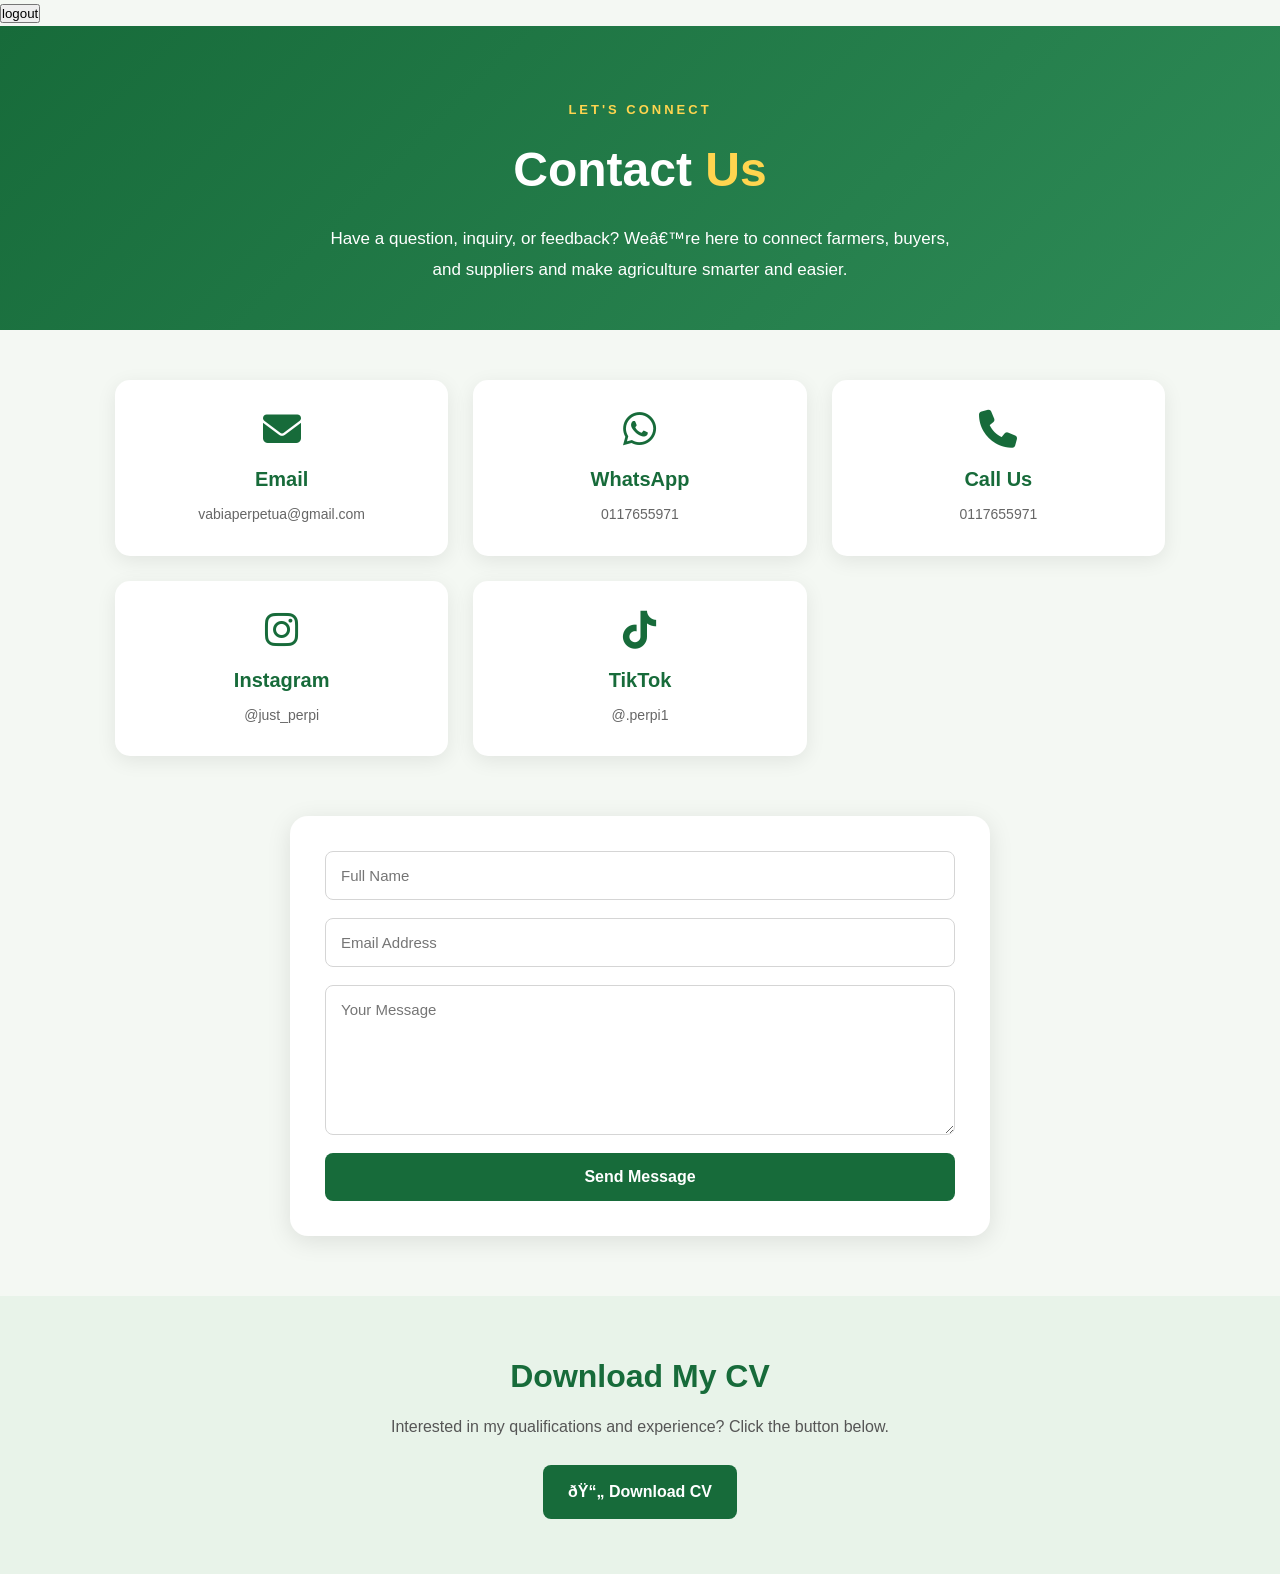
<file: contact.html>
<!DOCTYPE html>
<html lang="en"
<head>
    <meta charset="UTF -8">
    <meta name="viewport" content="width=device-width, initial-scale=1.0">
    <title>Agrtech | About</title>
    <link rel="stylesheet" href="style.css">
    <script src="script.js"></script>
    <link rel="stylesheet"
    href="https://cdnjs.cloudflare.com/ajax/libs/font-awesome/6.5.2/css/all.min.css">
    
      
</head>
<body>
    <header>
        <nav>        <button onclick="logout()">logout</button>


        </nav>

        

            
        </nav>
    <section class="contact-intro">
    <span class="contact-tag">LET'S CONNECT</span>

    <h1>Contact <span>Us</span></h1>

    <p>
        Have a question, inquiry, or feedback?
        We’re here to connect farmers, buyers, and suppliers
        and make agriculture smarter and easier.
    </p>
</section>
    

</body>
<div class="contact-container">
    <div class="contact-box">
        
       <!-- Email -->
        <a href="vabiaperpetua@gmail.com"target="_blank" class="contact-card">
            <i class="fas fa-envelope"></i>
            <h3>Email</h3>
            <p>vabiaperpetua@gmail.com</p>
       
        </a>
    </div>
<div class="contact-box">

        <!-- WhatsApp -->
        <a href="https://wa.me/0117655971" target="_blank" class="contact-card">
            <i class="fab fa-whatsapp"></i>
            <h3>WhatsApp</h3>
            <p>0117655971</p>
        </a>
    </div>
    <div class="contact-box">

        <!-- Phone -->
        <a href="tel:0117655971" class="contact-card">
            <i class="fas fa-phone"></i>
            <h3>Call Us</h3>
            <p>0117655971</p>
        </a>
    </div>
        <div class="contact-box">

        <!-- Instagram -->
        <a href="https://www.instagram.com/just_perpi/" target="_blank" class="contact-card">
            <i class="fab fa-instagram"></i>
            <h3>Instagram</h3>
            <p>@just_perpi</p>
        </a>
    </div>
        <div class="contact-box">
        <a href="https://www.tiktok.com/@.perpi1" target="_blank" class="contact-card">
    <i class="fab fa-tiktok"></i>
    <h3>TikTok</h3>
    <p>@.perpi1</p>
</a>
</div>

 
    
</div>
<form id="contactForm">
    <input type="text" id="name" placeholder="Full Name">
    <input type="email" id="email" placeholder="Email Address">
    <textarea id="message" placeholder="Your Message"></textarea>

    <button type="submit">Send Message</button>
</form>
<section class="cv">
    <h2>Download My CV</h2>

    <p>
        Interested in my qualifications and experience?
        Click the button below.
    </p>

    <a href="LA NOTES_044552 algebra.pdf" download class="download-btn">
        📄 Download CV
    </a>
</section>
</file>
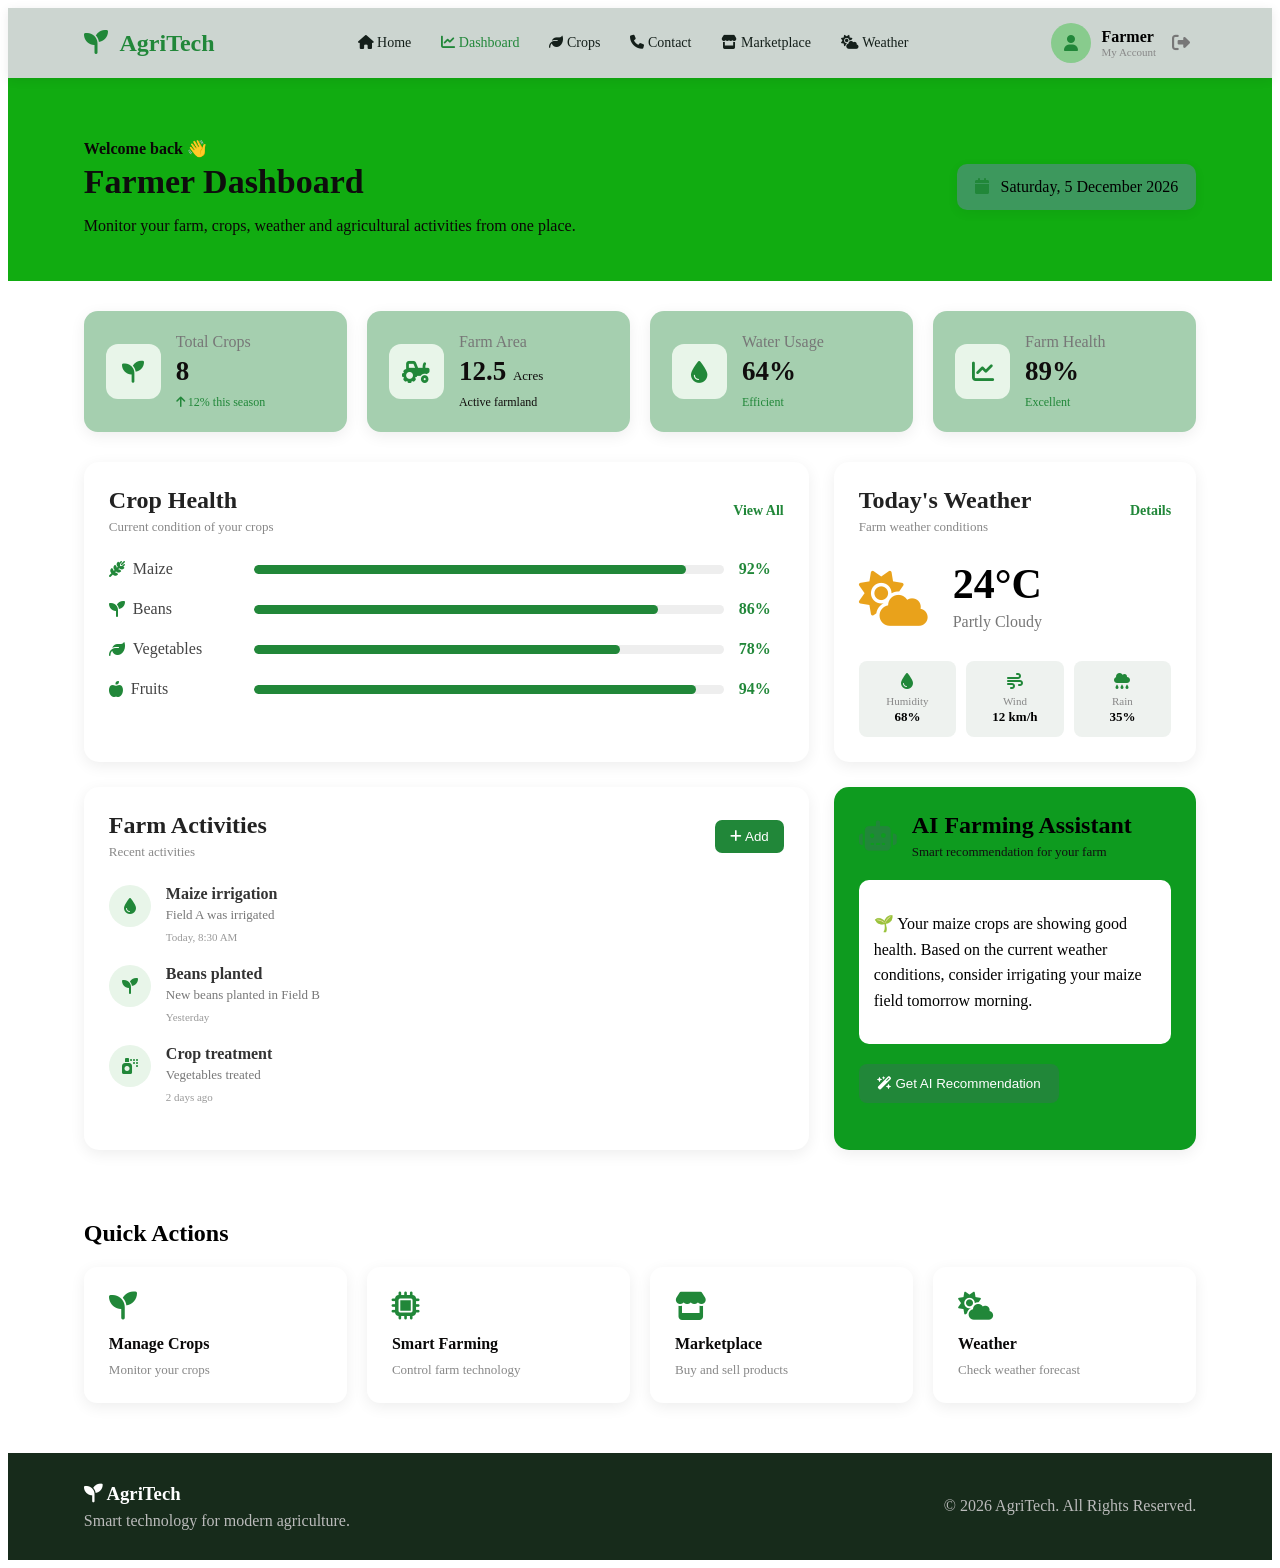
<file: dashboard.html>
<!DOCTYPE html>
<html lang="en">
<head>
    <meta charset="UTF-8">
    <meta name="viewport" content="width=device-width, initial-scale=1.0">

    <title>AgriTech | Dashboard</title>

    <link rel="stylesheet" href="dashboard.css">

    <link rel="stylesheet"
          href="https://cdnjs.cloudflare.com/ajax/libs/font-awesome/6.5.2/css/all.min.css">
</head>

<body>

<!-- ================= NAVBAR ================= -->

<header class="dashboard-navbar">

    <div class="dashboard-logo">
        <i class="fas fa-seedling"></i>
        AgriTech
    </div>

    <nav>
        <a href="index.html">
            <i class="fas fa-home"></i> Home
        </a>

        <a href="dashboard.html" class="active">
            <i class="fas fa-chart-line"></i> Dashboard
        </a>

        <a href="crop.html">
            <i class="fas fa-leaf"></i> Crops
        </a>
        <a href="contact.html">
            <i class="fas fa-phone"></i> Contact
        </a>
        <a href="marketplace.html">
            <i class="fas fa-store"></i> Marketplace
        </a>

    

        <a href="weather.html">
            <i class="fas fa-cloud-sun"></i> Weather
        </a>
    </nav>

    <div class="dashboard-user">

        <div class="user-icon">
            <i class="fas fa-user"></i>
        </div>

        <div>
            <strong>Farmer</strong>
            <small>My Account</small>
        </div>

        <button onclick="logout()" class="logout-btn">
            <i class="fas fa-sign-out-alt"></i>
        </button>

    </div>

</header>


<!-- ================= DASHBOARD HEADER ================= -->

<section class="dashboard-header">

    <div>

        <p class="welcome-text">
            Welcome back 👋
        </p>

        <h1>
            Farmer Dashboard
        </h1>

        <p>
            Monitor your farm, crops, weather and agricultural activities
            from one place.
        </p>

    </div>

    <div class="dashboard-date">

        <i class="fas fa-calendar"></i>

        <span id="currentDate">
            Loading date...
        </span>

    </div>

</section>


<!-- ================= STATISTICS ================= -->

<section class="dashboard-stats">

    <div class="dashboard-card">

        <div class="dashboard-card-icon">
            <i class="fas fa-seedling"></i>
        </div>

        <div>
            <p>Total Crops</p>
            <h2>8</h2>
            <span class="positive">
                <i class="fas fa-arrow-up"></i>
                12% this season
            </span>
        </div>

    </div>


    <div class="dashboard-card">

        <div class="dashboard-card-icon">
            <i class="fas fa-tractor"></i>
        </div>

        <div>
            <p>Farm Area</p>
            <h2>12.5 <small>Acres</small></h2>
            <span>Active farmland</span>
        </div>

    </div>


    <div class="dashboard-card">

        <div class="dashboard-card-icon">
            <i class="fas fa-droplet"></i>
        </div>

        <div>
            <p>Water Usage</p>
            <h2>64%</h2>
            <span class="positive">
                Efficient
            </span>
        </div>

    </div>


    <div class="dashboard-card">

        <div class="dashboard-card-icon">
            <i class="fas fa-chart-line"></i>
        </div>

        <div>
            <p>Farm Health</p>
            <h2>89%</h2>
            <span class="positive">
                Excellent
            </span>
        </div>

    </div>

</section>


<!-- ================= MAIN DASHBOARD ================= -->

<section class="dashboard-main">


    <!-- CROP HEALTH -->

    <div class="dashboard-panel crop-health-panel">

        <div class="panel-header">

            <div>
                <h2>Crop Health</h2>
                <p>Current condition of your crops</p>
            </div>

            <a href="crops.html">
                View All
            </a>

        </div>


        <div class="crop-health">

            <div class="crop-row">

                <div class="crop-name">
                    <i class="fas fa-wheat-awn"></i>
                    <span>Maize</span>
                </div>

                <div class="progress-container">
                    <div class="progress-bar"
                         style="width: 92%;">
                    </div>
                </div>

                <strong>92%</strong>

            </div>


            <div class="crop-row">

                <div class="crop-name">
                    <i class="fas fa-seedling"></i>
                    <span>Beans</span>
                </div>

                <div class="progress-container">
                    <div class="progress-bar"
                         style="width: 86%;">
                    </div>
                </div>

                <strong>86%</strong>

            </div>


            <div class="crop-row">

                <div class="crop-name">
                    <i class="fas fa-leaf"></i>
                    <span>Vegetables</span>
                </div>

                <div class="progress-container">
                    <div class="progress-bar"
                         style="width: 78%;">
                    </div>
                </div>

                <strong>78%</strong>

            </div>


            <div class="crop-row">

                <div class="crop-name">
                    <i class="fas fa-apple-whole"></i>
                    <span>Fruits</span>
                </div>

                <div class="progress-container">
                    <div class="progress-bar"
                         style="width: 94%;">
                    </div>
                </div>

                <strong>94%</strong>

            </div>

        </div>

    </div>


    <!-- WEATHER -->

    <div class="dashboard-panel weather-panel">

        <div class="panel-header">

            <div>
                <h2>Today's Weather</h2>
                <p>Farm weather conditions</p>
            </div>

            <a href="weather.html">
                Details
            </a>

        </div>


        <div class="weather-dashboard">

            <i class="fas fa-cloud-sun weather-big-icon"></i>

            <div>

                <h1>24°C</h1>

                <p>
                    Partly Cloudy
                </p>

            </div>

        </div>


        <div class="weather-details">

            <div>
                <i class="fas fa-droplet"></i>
                <span>Humidity</span>
                <strong>68%</strong>
            </div>

            <div>
                <i class="fas fa-wind"></i>
                <span>Wind</span>
                <strong>12 km/h</strong>
            </div>

            <div>
                <i class="fas fa-cloud-rain"></i>
                <span>Rain</span>
                <strong>35%</strong>
            </div>

        </div>

    </div>


    <!-- FARM ACTIVITIES -->

    <div class="dashboard-panel activities-panel">

        <div class="panel-header">

            <div>
                <h2>Farm Activities</h2>
                <p>Recent activities</p>
            </div>

            <button onclick="addActivity()">
                <i class="fas fa-plus"></i>
                Add
            </button>

        </div>


        <div class="activity-list">

            <div class="activity">

                <div class="activity-icon">
                    <i class="fas fa-droplet"></i>
                </div>

                <div>
                    <strong>Maize irrigation</strong>
                    <p>Field A was irrigated</p>
                    <small>Today, 8:30 AM</small>
                </div>

            </div>


            <div class="activity">

                <div class="activity-icon">
                    <i class="fas fa-seedling"></i>
                </div>

                <div>
                    <strong>Beans planted</strong>
                    <p>New beans planted in Field B</p>
                    <small>Yesterday</small>
                </div>

            </div>


            <div class="activity">

                <div class="activity-icon">
                    <i class="fas fa-spray-can"></i>
                </div>

                <div>
                    <strong>Crop treatment</strong>
                    <p>Vegetables treated</p>
                    <small>2 days ago</small>
                </div>

            </div>

        </div>

    </div>


    <!-- AI RECOMMENDATION -->

    <div class="dashboard-panel ai-panel">

        <div class="ai-title">

            <i class="fas fa-robot"></i>

            <div>

                <h2>AI Farming Assistant</h2>

                <p>
                    Smart recommendation for your farm
                </p>

            </div>

        </div>


        <div class="ai-message">

            <p>
                🌱 Your maize crops are showing good health.
                Based on the current weather conditions,
                consider irrigating your maize field tomorrow morning.
            </p>

        </div>


        <button onclick="showRecommendation()">
            <i class="fas fa-wand-magic-sparkles"></i>
            Get AI Recommendation
        </button>

    </div>

</section>


<!-- ================= QUICK ACTIONS ================= -->

<section class="quick-actions">

    <h2>Quick Actions</h2>

    <div class="quick-action-grid">

        <a href="crops.html">

            <i class="fas fa-seedling"></i>

            <strong>Manage Crops</strong>

            <span>
                Monitor your crops
            </span>

        </a>


        <a href="smart-farming.html">

            <i class="fas fa-microchip"></i>

            <strong>Smart Farming</strong>

            <span>
                Control farm technology
            </span>

        </a>


        <a href="marketplace.html">

            <i class="fas fa-store"></i>

            <strong>Marketplace</strong>

            <span>
                Buy and sell products
            </span>

        </a>


        <a href="weather.html">

            <i class="fas fa-cloud-sun"></i>

            <strong>Weather</strong>

            <span>
                Check weather forecast
            </span>

        </a>

    </div>

</section>


<!-- ================= FOOTER ================= -->

<footer class="dashboard-footer">

    <div>

        <h3>
            <i class="fas fa-seedling"></i>
            AgriTech
        </h3>

        <p>
            Smart technology for modern agriculture.
        </p>

    </div>


    <div>

        <p>
            © 2026 AgriTech. All Rights Reserved.
        </p>

    </div>

</footer>


<script>

    // Current date

    const date = new Date();

    document.getElementById("currentDate").textContent =
        date.toLocaleDateString("en-KE", {
            weekday: "long",
            year: "numeric",
            month: "long",
            day: "numeric"
        });


    // Logout

    function logout() {

        const confirmLogout =
            confirm("Are you sure you want to logout?");

        if (confirmLogout) {

            window.location.href = "login.html";

        }

    }


    // Add activity

    function addActivity() {

        const activity =
            prompt("Enter a new farm activity:");

        if (activity) {

            alert(
                "Activity added successfully:\n\n" +
                activity
            );

        }

    }


    // AI recommendation

    function showRecommendation() {

        alert(
            "AI Recommendation:\n\n" +
            "Your crops are currently healthy. " +
            "Monitor soil moisture and consider irrigation " +
            "if the soil becomes dry."
        );

    }

</script>

</body>
</html>
</file>
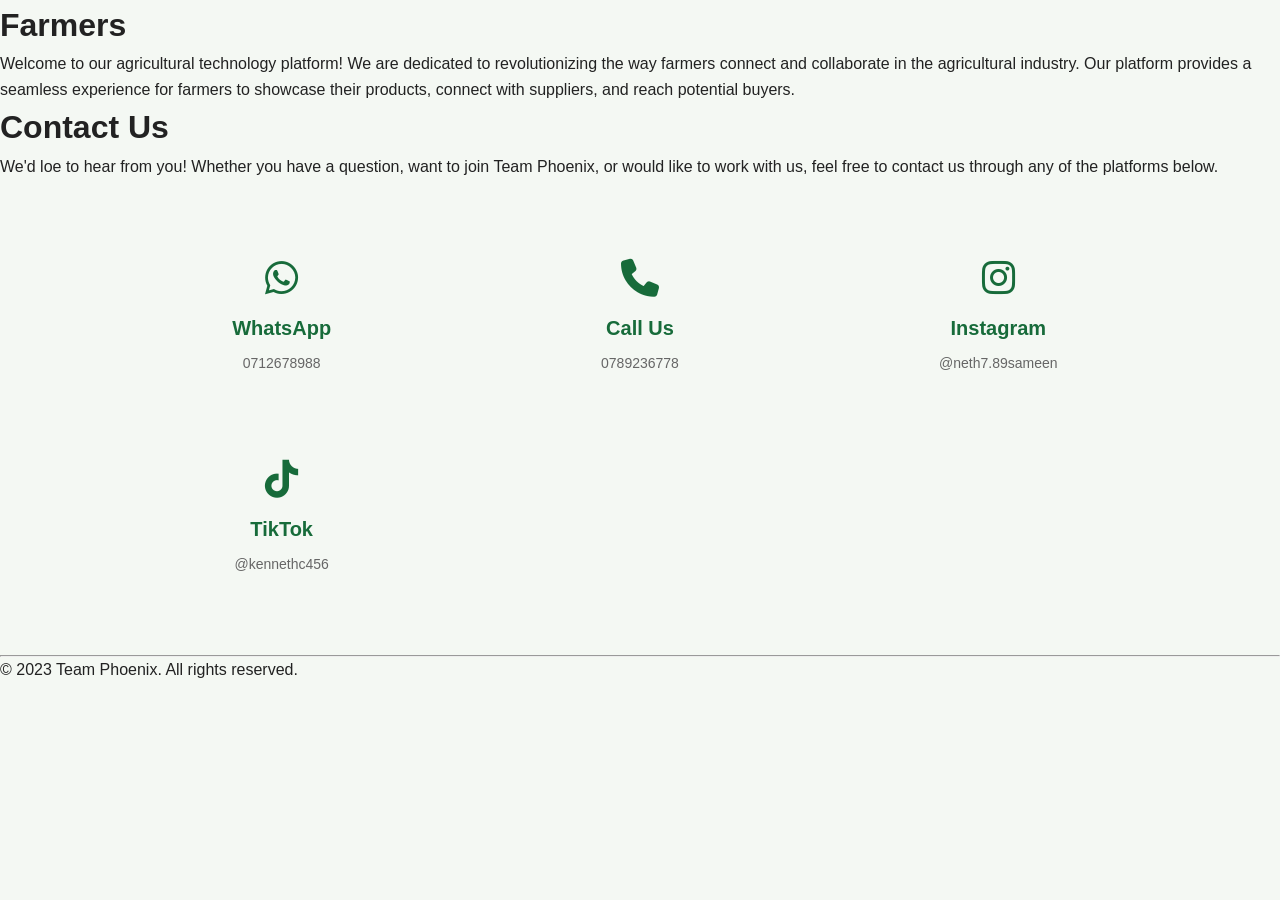
<file: farmers.html>
<!DOCTYPE html>
<html lang="en"
<head>
    <meta charset="UTF -8">
    <meta name="viewport" content="width=device-width, initial-scale=1.0">
    <title>Agrtech | About</title>
    <link rel="stylesheet" href="style.css">
    <script src="script.js"></script>
    <link rel="stylesheet"
      href="https://cdnjs.cloudflare.com/ajax/libs/font-awesome/6.5.2/css/all.min.css">
</head>
<body>
    <header>

        
    
    <h1>Farmers</h1>
    <p>Welcome to our agricultural technology platform! We are dedicated to revolutionizing the way farmers connect and collaborate in the agricultural industry. Our platform provides a seamless experience for farmers to showcase their products, connect with suppliers, and reach potential buyers.</p>
</body>

<h1>Contact Us</h1>

    <p class="ntact-text">
        We'd loe to hear from you! Whether you have a question, want to join Team Phoenix,
        or would like to work with us, feel free to contact us through any of the platforms below.
    </p>

    <div class="contact-container">

        <!-- Email -->
       
        </a>

        <!-- WhatsApp -->
        <a href="https://wa.me/254712678988" target="_blank" class="contact-card">
            <i class="fab fa-whatsapp"></i>
            <h3>WhatsApp</h3>
            <p>0712678988</p>
        </a>

        <!-- Phone -->
        <a href="tel:+254789236778" class="contact-card">
            <i class="fas fa-phone"></i>
            <h3>Call Us</h3>
            <p>0789236778</p>
        </a>

        <!-- Instagram -->
        <a href="https://www.instagram.com/neth7.89sameen/" target="_blank" class="contact-card">
            <i class="fab fa-instagram"></i>
            <h3>Instagram</h3>
            <p>@neth7.89sameen</p>
        </a>
        <a href="https://www.tiktok.com/@kennethc456" target="_blank" class="contact-card">
    <i class="fab fa-tiktok"></i>
    <h3>TikTok</h3>
    <p>@kennethc456</p>
</a>

    </div>

</section>






            <hr>
            <footer>
                <p>&copy; 2023 Team Phoenix. All rights reserved.</p>
            </footer>
            </body>
</html>
</file>
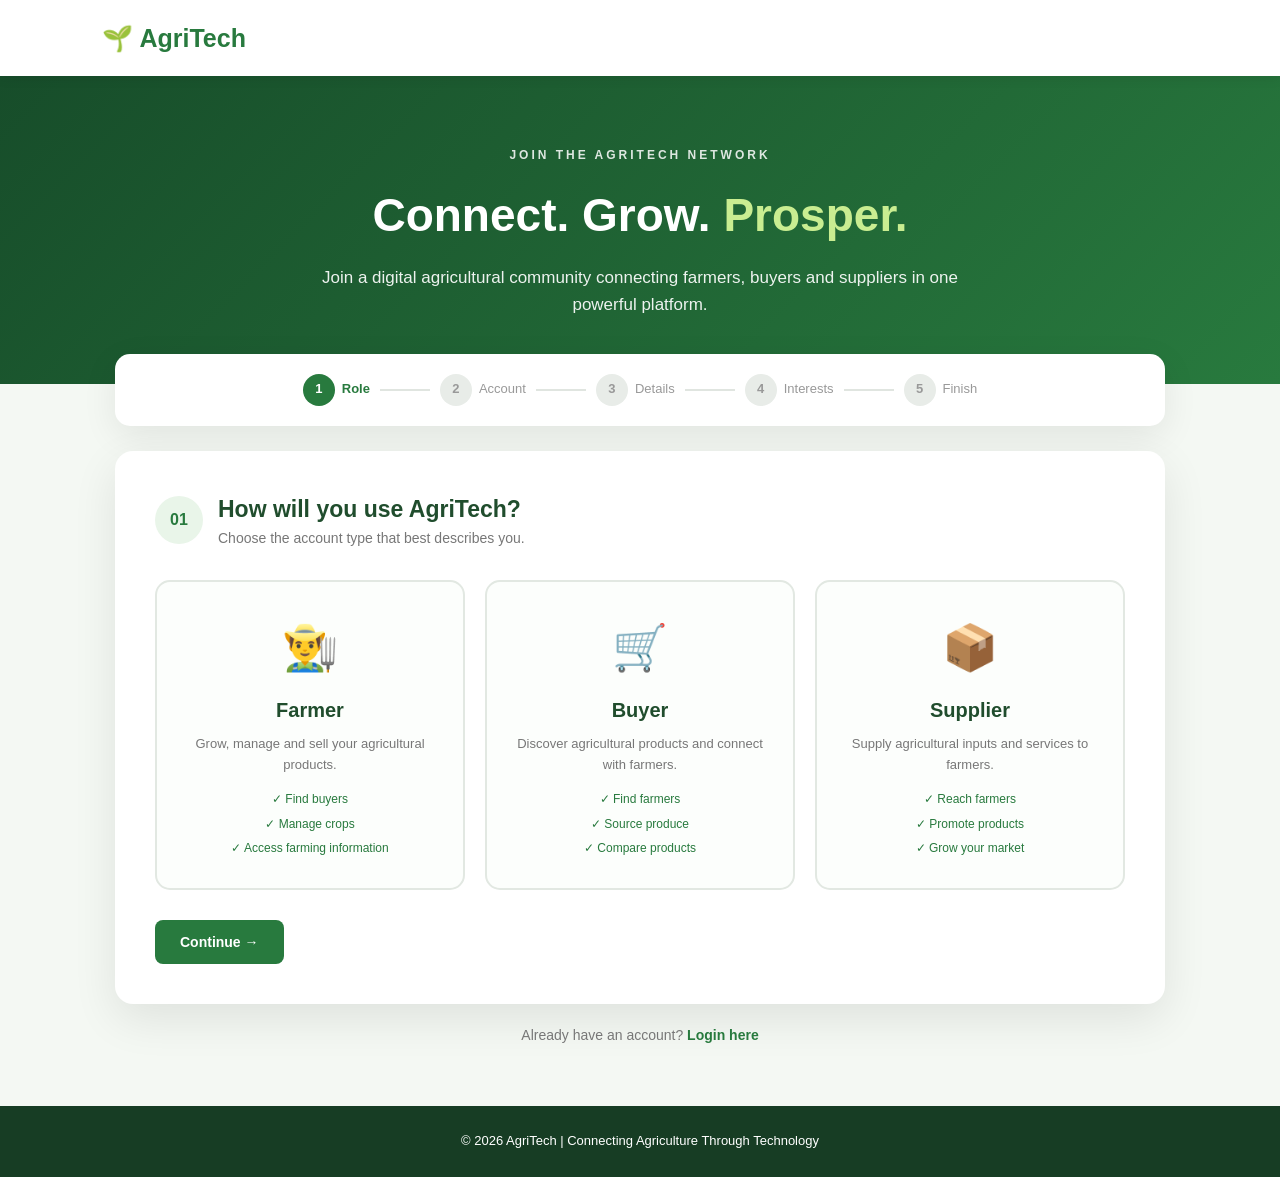
<file: register.html>
<!DOCTYPE html>
<html lang="en">

<head>
    <meta charset="UTF-8">
    <meta name="viewport" content="width=device-width, initial-scale=1.0">

    <title>Register | AgriTech</title>

    <link rel="stylesheet" href="registration.css">
</head>

<body>

    <!-- ================= HEADER ================= -->

    <header class="header">

        <div class="logo">
            🌱 <span>AgriTech</span>
        </div>

        

    </header>


    <!-- ================= HERO ================= -->

    <section class="hero">

        <div class="hero-content">

            <span class="hero-small">
                JOIN THE AGRITECH NETWORK
            </span>

            <h1>
                Connect. Grow. <span>Prosper.</span>
            </h1>

            <p>
                Join a digital agricultural community connecting
                farmers, buyers and suppliers in one powerful platform.
            </p>

        </div>

    </section>


    <!-- ================= REGISTRATION ================= -->

    <main class="registration-container">

        <!-- PROGRESS -->

        <div class="progress-container">

            <div class="progress-step active">
                <span>1</span>
                <p>Role</p>
            </div>

            <div class="progress-line"></div>

            <div class="progress-step">
                <span>2</span>
                <p>Account</p>
            </div>

            <div class="progress-line"></div>

            <div class="progress-step">
                <span>3</span>
                <p>Details</p>
            </div>

            <div class="progress-line"></div>

            <div class="progress-step">
                <span>4</span>
                <p>Interests</p>
            </div>

            <div class="progress-line"></div>

            <div class="progress-step">
                <span>5</span>
                <p>Finish</p>
            </div>

        </div>


        <!-- FORM -->

        <form id="registrationForm">


            <!-- ================= STEP 1 ================= -->

            <section class="form-step active-step" id="step1">

                <div class="step-heading">

                    <span class="step-number">01</span>

                    <div>
                        <h2>How will you use AgriTech?</h2>

                        <p>
                            Choose the account type that best describes you.
                        </p>
                    </div>

                </div>


                <div class="role-grid">

                    <!-- FARMER -->

                    <label class="role-card">

                        <input
                            type="radio"
                            name="role"
                            value="farmer"
                        >

                        <div class="role-icon">
                            👨‍🌾
                        </div>

                        <h3>Farmer</h3>

                        <p>
                            Grow, manage and sell your agricultural products.
                        </p>

                        <div class="role-features">
                            <span>✓ Find buyers</span>
                            <span>✓ Manage crops</span>
                            <span>✓ Access farming information</span>
                        </div>

                    </label>


                    <!-- BUYER -->

                    <label class="role-card">

                        <input
                            type="radio"
                            name="role"
                            value="buyer"
                        >

                        <div class="role-icon">
                            🛒
                        </div>

                        <h3>Buyer</h3>

                        <p>
                            Discover agricultural products and connect with farmers.
                        </p>

                        <div class="role-features">
                            <span>✓ Find farmers</span>
                            <span>✓ Source produce</span>
                            <span>✓ Compare products</span>
                        </div>

                    </label>


                    <!-- SUPPLIER -->

                    <label class="role-card">

                        <input
                            type="radio"
                            name="role"
                            value="supplier"
                        >

                        <div class="role-icon">
                            📦
                        </div>

                        <h3>Supplier</h3>

                        <p>
                            Supply agricultural inputs and services to farmers.
                        </p>

                        <div class="role-features">
                            <span>✓ Reach farmers</span>
                            <span>✓ Promote products</span>
                            <span>✓ Grow your market</span>
                        </div>

                    </label>

                </div>


                <button
                    type="button"
                    class="next-btn"
                    onclick="nextStep(1)"
                >
                    Continue
                    <span>→</span>
                </button>

            </section>


            <!-- ================= STEP 2 ================= -->

            <section class="form-step" id="step2">

                <div class="step-heading">

                    <span class="step-number">02</span>

                    <div>
                        <h2>Create Your Account</h2>

                        <p>
                            Enter your basic account information.
                        </p>
                    </div>

                </div>


                <div class="form-grid">

                    <div class="input-group">

                        <label for="fullName">
                            Full Name
                        </label>

                        <input
                            type="text"
                            id="fullName"
                            name="fullName"
                            placeholder="Enter your full name"
                            required
                        >

                    </div>


                    <div class="input-group">

                        <label for="phone">
                            Phone Number
                        </label>

                        <input
                            type="tel"
                            id="phone"
                            name="phone"
                            placeholder="e.g. 0712 345 678"
                            required
                        >

                    </div>


                    <div class="input-group">

                        <label for="email">
                            Email Address
                        </label>

                        <input
                            type="email"
                            id="email"
                            name="email"
                            placeholder="Enter your email"
                            required
                        >

                    </div>


                    <div class="input-group">

                        <label for="location">
                            Location
                        </label>

                        <input
                            type="text"
                            id="location"
                            name="location"
                            placeholder="Town / County"
                            required
                        >

                    </div>


                    <div class="input-group">

                        <label for="password">
                            Password
                        </label>

                        <input
                            type="password"
                            id="password"
                            name="password"
                            placeholder="Create a password"
                            required
                        >

                    </div>


                    <div class="input-group">

                        <label for="confirmPassword">
                            Confirm Password
                        </label>

                        <input
                            type="password"
                            id="confirmPassword"
                            name="confirmPassword"
                            placeholder="Confirm password"
                            required
                        >

                    </div>

                </div>


                <div class="button-row">

                    <button
                        type="button"
                        class="back-btn"
                        onclick="previousStep(2)"
                    >
                        ← Back
                    </button>

                    <button
                        type="button"
                        class="next-btn"
                        onclick="nextStep(2)"
                    >
                        Continue →
                    </button>

                </div>

            </section>


            <!-- ================= STEP 3 ================= -->

            <section class="form-step" id="step3">

                <div class="step-heading">

                    <span class="step-number">03</span>

                    <div>
                        <h2 id="detailsTitle">
                            Your Details
                        </h2>

                        <p id="detailsDescription">
                            Tell us more about yourself.
                        </p>
                    </div>

                </div>


                <!-- FARMER DETAILS -->

                <div class="role-details" id="farmerDetails">

                    <h3>🌾 Farm Information</h3>

                    <div class="form-grid">

                        <div class="input-group">

                            <label>Farm Name</label>

                            <input
                                type="text"
                                name="farmName"
                                placeholder="e.g. Green Valley Farm"
                            >

                        </div>


                        <div class="input-group">

                            <label>County</label>

                            <select name="farmCounty">

                                <option value="">
                                    Select County
                                </option>

                                <option>Nairobi</option>
                                <option>Kiambu</option>
                                <option>Kirinyaga</option>
                                <option>Nyeri</option>
                                <option>Murang'a</option>
                                <option>Embu</option>
                                <option>Meru</option>
                                <option>Nakuru</option>
                                <option>Machakos</option>
                                <option>Uasin Gishu</option>
                                <option>Kisumu</option>
                                <option>Kakamega</option>
                                <option>Kisii</option>
                                <option>Other</option>

                            </select>

                        </div>


                        <div class="input-group">

                            <label>Farm Size</label>

                            <input
                                type="number"
                                name="farmSize"
                                placeholder="e.g. 5 acres"
                            >

                        </div>


                        <div class="input-group">

                            <label>Farming Type</label>

                            <select name="farmingType">

                                <option value="">
                                    Select type
                                </option>

                                <option>Crop Farming</option>
                                <option>Livestock Farming</option>
                                <option>Mixed Farming</option>
                                <option>Horticulture</option>

                            </select>

                        </div>

                    </div>

                </div>


                <!-- BUYER DETAILS -->

                <div class="role-details" id="buyerDetails">

                    <h3>🛒 Buyer Information</h3>

                    <div class="form-grid">

                        <div class="input-group">

                            <label>Business / Organization Name</label>

                            <input
                                type="text"
                                name="businessName"
                                placeholder="Enter business name"
                            >

                        </div>


                        <div class="input-group">

                            <label>Buyer Type</label>

                            <select name="buyerType">

                                <option value="">
                                    Select buyer type
                                </option>

                                <option>Individual</option>
                                <option>Retailer</option>
                                <option>Restaurant</option>
                                <option>Hotel</option>
                                <option>Wholesaler</option>
                                <option>Processor</option>
                                <option>Institution</option>

                            </select>

                        </div>


                        <div class="input-group full-width">

                            <label>Products You Are Interested In</label>

                            <input
                                type="text"
                                name="productsInterested"
                                placeholder="e.g. Maize, Beans, Tomatoes"
                            >

                        </div>

                    </div>

                </div>


                <!-- SUPPLIER DETAILS -->

                <div class="role-details" id="supplierDetails">

                    <h3>📦 Supplier Information</h3>

                    <div class="form-grid">

                        <div class="input-group">

                            <label>Business Name</label>

                            <input
                                type="text"
                                name="supplierBusiness"
                                placeholder="Enter business name"
                            >

                        </div>


                        <div class="input-group">

                            <label>Supplier Category</label>

                            <select name="supplierCategory">

                                <option value="">
                                    Select category
                                </option>

                                <option>Seeds</option>
                                <option>Fertilizers</option>
                                <option>Farm Equipment</option>
                                <option>Pesticides</option>
                                <option>Animal Feeds</option>
                                <option>Irrigation Equipment</option>
                                <option>Agricultural Services</option>
                                <option>Other</option>

                            </select>

                        </div>


                        <div class="input-group full-width">

                            <label>Products / Services Supplied</label>

                            <input
                                type="text"
                                name="supplierProducts"
                                placeholder="e.g. Seeds, fertilizers, irrigation equipment"
                            >

                        </div>

                    </div>

                </div>


                <div class="button-row">

                    <button
                        type="button"
                        class="back-btn"
                        onclick="previousStep(3)"
                    >
                        ← Back
                    </button>

                    <button
                        type="button"
                        class="next-btn"
                        onclick="nextStep(3)"
                    >
                        Continue →
                    </button>

                </div>

            </section>


            <!-- ================= STEP 4 ================= -->

            <section class="form-step" id="step4">

                <div class="step-heading">

                    <span class="step-number">04</span>

                    <div>

                        <h2>What Are You Looking For?</h2>

                        <p>
                            Choose the services that interest you.
                        </p>

                    </div>

                </div>


                <!-- FARMER INTERESTS -->

                <div class="interest-section" id="farmerInterests">

                    <h3>👨‍🌾 Farmer Interests</h3>

                    <div class="interest-grid">

                        <label>
                            <input type="checkbox">
                            📈 Market Prices
                        </label>

                        <label>
                            <input type="checkbox">
                            🛒 Find Buyers
                        </label>

                        <label>
                            <input type="checkbox">
                            🌱 Crop Information
                        </label>

                        <label>
                            <input type="checkbox">
                            📦 Find Farm Inputs
                        </label>

                        <label>
                            <input type="checkbox">
                            🌦️ Weather Updates
                        </label>

                        <label>
                            <input type="checkbox">
                            🧑‍🌾 Farming Techniques
                        </label>

                    </div>

                </div>


                <!-- BUYER INTERESTS -->

                <div class="interest-section" id="buyerInterests">

                    <h3>🛒 Buyer Interests</h3>

                    <div class="interest-grid">

                        <label>
                            <input type="checkbox">
                            👨‍🌾 Find Farmers
                        </label>

                        <label>
                            <input type="checkbox">
                            🌽 Find Fresh Produce
                        </label>

                        <label>
                            <input type="checkbox">
                            💰 Compare Prices
                        </label>

                        <label>
                            <input type="checkbox">
                            📦 Find Suppliers
                        </label>

                        <label>
                            <input type="checkbox">
                            🚚 Bulk Purchases
                        </label>

                    </div>

                </div>


                <!-- SUPPLIER INTERESTS -->

                <div class="interest-section" id="supplierInterests">

                    <h3>📦 Supplier Interests</h3>

                    <div class="interest-grid">

                        <label>
                            <input type="checkbox">
                            👨‍🌾 Find Farmers
                        </label>

                        <label>
                            <input type="checkbox">
                            📢 Promote Products
                        </label>

                        <label>
                            <input type="checkbox">
                            🤝 Find Customers
                        </label>

                        <label>
                            <input type="checkbox">
                            🌱 Sell Farm Inputs
                        </label>

                        <label>
                            <input type="checkbox">
                            📈 Expand My Market
                        </label>

                    </div>

                </div>


                <div class="button-row">

                    <button
                        type="button"
                        class="back-btn"
                        onclick="previousStep(4)"
                    >
                        ← Back
                    </button>

                    <button
                        type="button"
                        class="next-btn"
                        onclick="nextStep(4)"
                    >
                        Review Account →
                    </button>

                </div>

            </section>


            <!-- ================= STEP 5 ================= -->

            <section class="form-step" id="step5">

                <div class="step-heading">

                    <span class="step-number">05</span>

                    <div>

                        <h2>Complete Your Registration</h2>

                        <p>
                            Review your information before creating your account.
                        </p>

                    </div>

                </div>


                <!-- SUMMARY -->

                <div class="summary">

                    <div class="summary-item">

                        <span>Account Type</span>

                        <strong id="summaryRole">
                            —
                        </strong>

                    </div>


                    <div class="summary-item">

                        <span>Full Name</span>

                        <strong id="summaryName">
                            —
                        </strong>

                    </div>


                    <div class="summary-item">

                        <span>Phone</span>

                        <strong id="summaryPhone">
                            —
                        </strong>

                    </div>


                    <div class="summary-item">

                        <span>Email</span>

                        <strong id="summaryEmail">
                            —
                        </strong>

                    </div>


                    <div class="summary-item">

                        <span>Location</span>

                        <strong id="summaryLocation">
                            —
                        </strong>

                    </div>

                </div>


                <!-- TERMS -->

                <div class="terms">

                    <label>

                        <input
                            type="checkbox"
                            id="terms"
                            required
                        >

                        <span>
                            I agree to the
                            <a href="#">Terms of Service</a>
                            and
                            <a href="#">Privacy Policy</a>.
                        </span>

                    </label>

                </div>


                <div class="button-row">

                    <button
                        type="button"
                        class="back-btn"
                        onclick="previousStep(5)"
                    >
                        ← Back
                    </button>

                    <button
                        type="submit"
                        class="register-btn"
                    >
                        Create My Account
                        <span>✓</span>
                    </button>

                </div>

            </section>

        </form>


        <!-- LOGIN -->

        <p class="login-text">

            Already have an account?

            <a href="login.html">
                Login here
            </a>

        </p>

    </main>


    <!-- ================= FOOTER ================= -->

    <footer>

        <p>
            © 2026 AgriTech | Connecting Agriculture Through Technology
        </p>

    </footer>


    <script src="registration.js"></script>

</body>
</html>
</file>
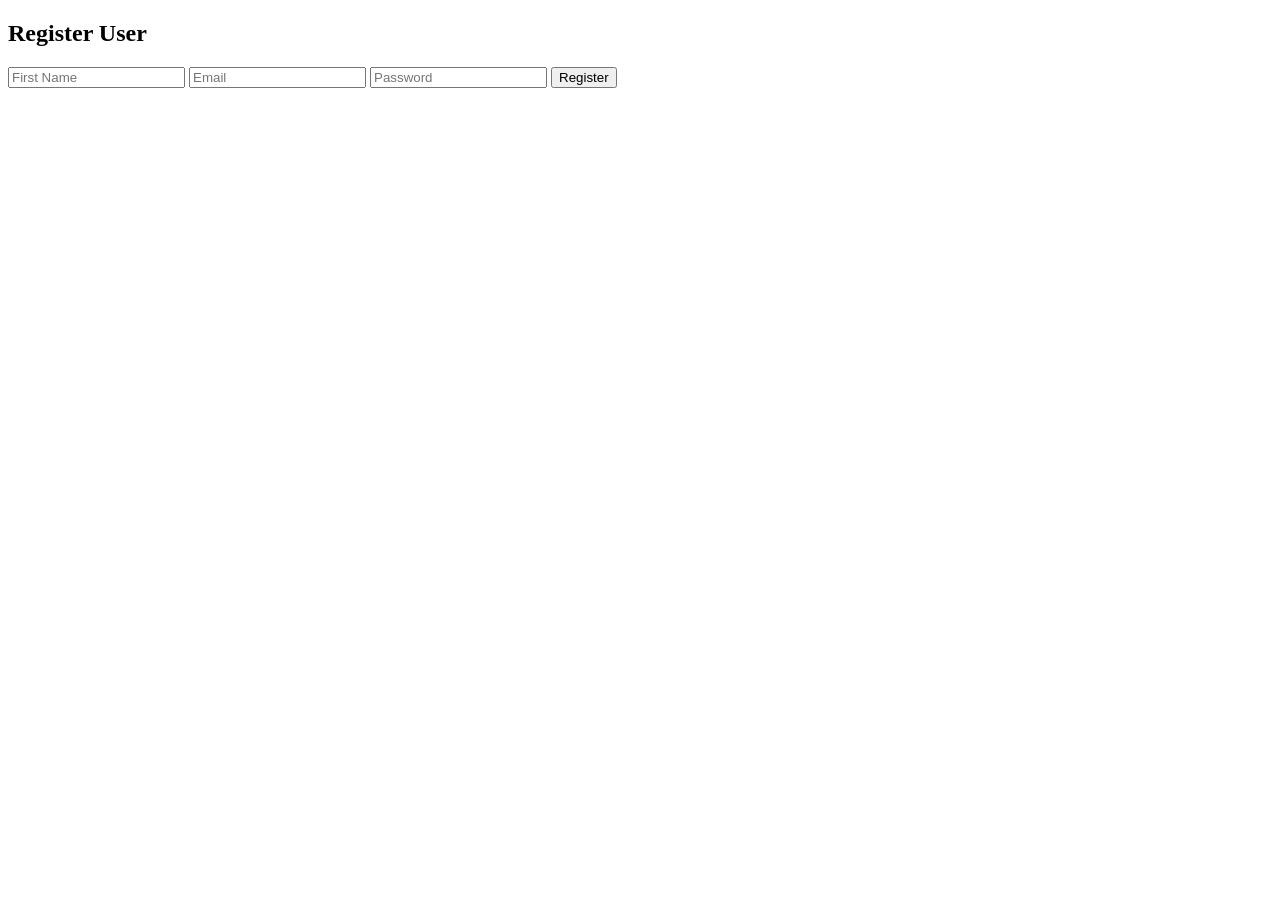
<file: test.html>
<!DOCTYPE html>
<html>
<head>
    <title>AgriTech Test</title>
</head>

<body>

<h2>Register User</h2>

<input id="name" placeholder="First Name">
<input id="email" placeholder="Email">
<input id="password" placeholder="Password" type="password">

<button onclick="register()">Register</button>

<script>
function register() {

    fetch("http://localhost:8080/api/users/register", {
        method: "POST",
        headers: {
            "Content-Type": "application/json"
        },
        body: JSON.stringify({
            firstName: document.getElementById("name").value,
            lastName: "Test",
            email: document.getElementById("email").value,
            phone: "0700000000",
            accountType: "Farmer",
            password: document.getElementById("password").value
        })
    })
    .then(response => response.json())
    .then(data => {
        alert("Registration successful!");
        console.log(data);
    })
    .catch(error => {
        alert("Error connecting to Java");
        console.log(error);
    });
}
</script>

</body>
</html>
</file>
<file: style.css>
* {
    margin: 0;
    padding: 0;
    box-sizing: border-box;
}

html {
    scroll-behavior: smooth;
}

body {
    font-family: Arial, Helvetica, sans-serif;
    background: #f7faf7;
    color: #17231a;
    line-height: 1.6;
    overflow-x: hidden;
}

img {
    width: 100%;
    display: block;
    object-fit: cover;
}

a {
    text-decoration: none;
    color: inherit;
}

button,
input,
textarea {
    font-family: inherit;
}

button {
    cursor: pointer;
}

ul {
    list-style: none;
}

:root {
    --primary: #16863b;
    --primary-dark: #0c642a;
    --primary-light: #e7f6eb;
    --secondary: #f4a62a;
    --dark: #142018;
    --text: #59635b;
    --white: #ffffff;
    --light: #f7faf7;
    --border: #e3ebe4;
    --shadow: 0 15px 40px rgba(18, 55, 28, 0.08);
    --radius: 18px;
}

.section {
    padding: 100px 7%;
}

.section-container {
    max-width: 1250px;
    margin: auto;
}


/* =====================================================
   HEADER
===================================================== */

.header {
    position: sticky;
    top: 0;
    width: 100%;
    background: rgba(255, 255, 255, 0.96);
    backdrop-filter: blur(12px);
    border-bottom: 1px solid var(--border);
    z-index: 1000;
}

.navbar {
    max-width: 1400px;
    margin: auto;
    min-height: 78px;
    padding: 0 5%;
    display: flex;
    align-items: center;
    justify-content: space-between;
    gap: 25px;
}

.logo {
    display: flex;
    align-items: center;
    gap: 9px;
    font-size: 25px;
    font-weight: 800;
    color: var(--dark);
}

.logo i {
    color: var(--primary);
    font-size: 29px;
}

.logo span span {
    color: var(--primary);
}

.nav-links {
    display: flex;
    align-items: center;
    gap: 27px;
}

.nav-links a {
    font-size: 14px;
    font-weight: 600;
    color: #3d473f;
    transition: 0.3s;
    position: relative;
}

.nav-links a:hover,
.nav-links a.active {
    color: var(--primary);
}

.nav-links a.active::after {
    content: "";
    position: absolute;
    left: 0;
    bottom: -8px;
    width: 100%;
    height: 2px;
    background: var(--primary);
}

.nav-buttons {
    display: flex;
    align-items: center;
    gap: 12px;
}

.login-btn {
    font-weight: 600;
    font-size: 14px;
}

.login-btn i {
    color: var(--primary);
    margin-right: 5px;
}

.signup-btn {
    background: var(--primary);
    color: white;
    padding: 11px 20px;
    border-radius: 8px;
    font-weight: 700;
    transition: 0.3s;
}

.signup-btn:hover {
    background: var(--primary-dark);
    transform: translateY(-2px);
}

.menu-btn {
    display: none;
    border: none;
    background: transparent;
    font-size: 25px;
    color: var(--dark);
}


/* =====================================================
   HERO
===================================================== */

.hero {
    min-height: 720px;
    padding: 80px 7%;
    background:
        linear-gradient(135deg, #f4faf4 0%, #ffffff 55%, #edf8ef 100%);
}

.hero-content {
    max-width: 1250px;
    margin: auto;
    min-height: 560px;
    display: grid;
    grid-template-columns: 1fr 1fr;
    align-items: center;
    gap: 70px;
}

.hero-label,
.section-label {
    display: inline-block;
    color: var(--primary);
    background: var(--primary-light);
    padding: 8px 14px;
    border-radius: 50px;
    font-size: 12px;
    font-weight: 800;
    letter-spacing: 1px;
    margin-bottom: 20px;
}

.hero-label i {
    margin-right: 6px;
}

.hero h1 {
    font-size: clamp(43px, 5vw, 72px);
    line-height: 1.05;
    color: var(--dark);
    margin-bottom: 25px;
    letter-spacing: -2px;
}

.hero h1 span {
    color: var(--primary);
}

.hero-text > p {
    max-width: 650px;
    color: var(--text);
    font-size: 17px;
    margin-bottom: 30px;
}

.hero-buttons {
    display: flex;
    align-items: center;
    gap: 15px;
    flex-wrap: wrap;
}

.primary-btn,
.secondary-btn {
    display: inline-flex;
    align-items: center;
    justify-content: center;
    gap: 10px;
    padding: 14px 22px;
    border-radius: 9px;
    font-weight: 700;
    transition: 0.3s;
}

.primary-btn {
    background: var(--primary);
    color: white;
    box-shadow: 0 8px 20px rgba(22, 134, 59, 0.2);
}

.primary-btn:hover {
    background: var(--primary-dark);
    transform: translateY(-3px);
}

.secondary-btn {
    background: white;
    border: 1px solid var(--border);
    color: var(--dark);
}

.secondary-btn:hover {
    border-color: var(--primary);
    color: var(--primary);
}

.secondary-btn i {
    color: var(--primary);
}

.hero-trust {
    display: flex;
    gap: 30px;
    margin-top: 35px;
}

.trust-users,
.trust-rating {
    display: grid;
    grid-template-columns: 35px auto;
    align-items: center;
}

.trust-users i,
.trust-rating i {
    grid-row: span 2;
    color: var(--primary);
    font-size: 20px;
}

.trust-rating i {
    color: var(--secondary);
}

.hero-trust strong {
    font-size: 15px;
}

.hero-trust span {
    font-size: 12px;
    color: var(--text);
}


/* =====================================================
   HERO IMAGE
===================================================== */

.hero-image {
    position: relative;
    min-height: 500px;
}

.hero-image-box {
    height: 500px;
    border-radius: 30px;
    overflow: hidden;
    box-shadow: var(--shadow);
    transform: rotate(1deg);
}

.hero-image-box img {
    height: 100%;
}

.floating-card {
    position: absolute;
    background: white;
    border-radius: 14px;
    padding: 15px;
    box-shadow: var(--shadow);
    display: flex;
    align-items: center;
    gap: 12px;
}

.floating-card i {
    width: 42px;
    height: 42px;
    border-radius: 10px;
    display: grid;
    place-items: center;
    background: var(--primary-light);
    color: var(--primary);
}

.floating-card div {
    display: flex;
    flex-direction: column;
}

.floating-card strong {
    font-size: 18px;
}

.floating-card span {
    font-size: 11px;
    color: var(--text);
}

.weather-card {
    top: 45px;
    left: -30px;
}

.crop-card {
    right: -25px;
    bottom: 45px;
}


/* =====================================================
   STATISTICS
===================================================== */

.statistics {
    background: var(--primary);
    padding: 30px 7%;
}

.stat-container {
    max-width: 1200px;
    margin: auto;
    display: grid;
    grid-template-columns: repeat(4, 1fr);
}

.stat-box {
    text-align: center;
    padding: 15px;
    color: white;
    border-right: 1px solid rgba(255,255,255,0.2);
}

.stat-box:last-child {
    border-right: none;
}

.stat-box i {
    font-size: 25px;
    margin-bottom: 8px;
}

.stat-box h2 {
    font-size: 27px;
}

.stat-box p {
    font-size: 13px;
    opacity: 0.85;
}


/* =====================================================
   SECTION HEADINGS
===================================================== */

.section-heading {
    max-width: 750px;
    text-align: center;
    margin: 0 auto 55px;
}

.section-heading h2,
.about-content h2,
.ai-content h2,
.community-content h2,
.dashboard-intro h2 {
    font-size: clamp(34px, 4vw, 50px);
    line-height: 1.15;
    color: var(--dark);
    margin-bottom: 18px;
}

.section-heading h2 span,
.about-content h2 span,
.ai-content h2 span,
.community-content h2 span,
.dashboard-intro h2 span {
    color: var(--primary);
}

.section-heading p,
.dashboard-intro > p {
    color: var(--text);
}


/* =====================================================
   ABOUT
===================================================== */

.about {
    background: white;
}

.about .section-container {
    display: grid;
    grid-template-columns: 1fr 1fr;
    align-items: center;
    gap: 80px;
}

.about-image {
    position: relative;
}

.about-image img {
    height: 520px;
    border-radius: 25px;
}

.experience-card {
    position: absolute;
    right: -30px;
    bottom: 30px;
    background: white;
    padding: 20px;
    border-radius: 15px;
    box-shadow: var(--shadow);
    display: flex;
    align-items: center;
    gap: 15px;
    max-width: 220px;
}

.experience-card strong {
    font-size: 35px;
    color: var(--primary);
}

.experience-card span {
    font-size: 13px;
    font-weight: 600;
}

.about-content > p {
    color: var(--text);
    margin-bottom: 18px;
}

.about-features {
    display: grid;
    grid-template-columns: 1fr 1fr;
    gap: 14px;
    margin: 25px 0 30px;
}

.about-features div {
    display: flex;
    gap: 9px;
    align-items: center;
    font-size: 14px;
    font-weight: 600;
}

.about-features i {
    color: var(--primary);
}


/* =====================================================
   SOLUTIONS
===================================================== */

.solutions {
    background: var(--light);
}

.solutions-grid {
    max-width: 1250px;
    margin: auto;
    display: grid;
    grid-template-columns: repeat(3, 1fr);
    gap: 22px;
}

.solution-card {
    background: white;
    padding: 30px;
    border-radius: var(--radius);
    border: 1px solid var(--border);
    transition: 0.3s;
}

.solution-card:hover {
    transform: translateY(-8px);
    box-shadow: var(--shadow);
    border-color: transparent;
}

.solution-icon {
    width: 58px;
    height: 58px;
    display: grid;
    place-items: center;
    background: var(--primary-light);
    color: var(--primary);
    border-radius: 14px;
    font-size: 23px;
    margin-bottom: 20px;
}

.solution-card h3 {
    margin-bottom: 10px;
    font-size: 20px;
}

.solution-card p {
    color: var(--text);
    font-size: 14px;
    margin-bottom: 20px;
}

.solution-card a,
.news-content a {
    color: var(--primary);
    font-weight: 700;
    font-size: 14px;
}

.solution-card a i,
.news-content a i {
    margin-left: 5px;
    transition: 0.3s;
}

.solution-card a:hover i,
.news-content a:hover i {
    margin-left: 10px;
}


/* =====================================================
   HOW IT WORKS
===================================================== */

.how-it-works {
    background: white;
}

.steps {
    max-width: 1200px;
    margin: auto;
    display: grid;
    grid-template-columns: repeat(4, 1fr);
    gap: 25px;
}

.step {
    text-align: center;
    position: relative;
    padding: 20px;
}

.step-number {
    width: 55px;
    height: 55px;
    display: grid;
    place-items: center;
    margin: auto auto 20px;
    border-radius: 50%;
    background: var(--primary);
    color: white;
    font-weight: 800;
}

.step > i {
    font-size: 25px;
    color: var(--primary);
    margin-bottom: 12px;
}

.step h3 {
    font-size: 18px;
    margin-bottom: 8px;
}

.step p {
    color: var(--text);
    font-size: 13px;
}


/* =====================================================
   DASHBOARD
===================================================== */

.dashboard-section {
    background: #102116;
    color: white;
    display: grid;
    grid-template-columns: 0.75fr 1.25fr;
    align-items: center;
    gap: 70px;
}

.dashboard-intro h2 {
    color: white;
}

.dashboard-intro > p {
    color: #b8c5ba;
    margin-bottom: 30px;
}

.dashboard {
    background: #f7faf7;
    color: var(--dark);
    border-radius: 20px;
    padding: 25px;
    box-shadow: 0 25px 60px rgba(0,0,0,0.25);
}

.dashboard-header {
    display: flex;
    justify-content: space-between;
    align-items: center;
    margin-bottom: 25px;
}

.dashboard-header h3 {
    font-size: 21px;
}

.dashboard-header span {
    color: var(--text);
    font-size: 12px;
}

.dashboard-header button {
    border: none;
    background: #edf3ee;
    width: 35px;
    height: 35px;
    border-radius: 8px;
}

.dashboard-stats {
    display: grid;
    grid-template-columns: repeat(4, 1fr);
    gap: 12px;
}

.dashboard-card {
    background: white;
    padding: 15px;
    border-radius: 12px;
    border: 1px solid var(--border);
}

.dashboard-card i {
    color: var(--primary);
    margin-bottom: 8px;
}

.dashboard-card span,
.dashboard-card strong {
    display: block;
}

.dashboard-card span {
    font-size: 11px;
    color: var(--text);
}

.dashboard-card strong {
    margin-top: 5px;
    font-size: 19px;
}

.dashboard-bottom {
    display: grid;
    grid-template-columns: 1fr 0.8fr;
    gap: 15px;
    margin-top: 15px;
}

.crop-health,
.farm-status {
    background: white;
    padding: 20px;
    border-radius: 12px;
}

.card-title {
    display: flex;
    justify-content: space-between;
    margin-bottom: 15px;
}

.card-title h3,
.farm-status h3 {
    font-size: 16px;
}

.card-title strong {
    color: var(--primary);
}

.progress,
.crop-progress {
    height: 8px;
    background: #e7eee8;
    border-radius: 20px;
    overflow: hidden;
}

.progress span,
.crop-progress span {
    display: block;
    width: 90%;
    height: 100%;
    background: var(--primary);
    border-radius: inherit;
}

.crop-health p {
    color: var(--text);
    font-size: 11px;
    margin-top: 10px;
}

.farm-status p {
    font-size: 12px;
    margin-top: 8px;
}

.farm-status p i {
    color: var(--primary);
    font-size: 7px;
    margin-right: 6px;
}


/* =====================================================
   CROPS
===================================================== */

.crops {
    background: var(--light);
}

.crops-grid {
    max-width: 1250px;
    margin: auto;
    display: grid;
    grid-template-columns: repeat(4, 1fr);
    gap: 20px;
}

.crop-card {
    background: white;
    border-radius: 16px;
    overflow: hidden;
    box-shadow: 0 8px 25px rgba(0,0,0,0.05);
}

.crop-card img {
    height: 210px;
}

.crop-info {
    padding: 20px;
}

.crop-info > span {
    color: var(--primary);
    font-size: 11px;
    text-transform: uppercase;
    font-weight: 700;
}

.crop-info h3 {
    margin: 4px 0 15px;
}

.crop-progress span {
    display: block;
    height: 100%;
    background: var(--primary);
}

.crop-info p {
    margin-top: 8px;
    color: var(--text);
    font-size: 12px;
}


/* =====================================================
   AI SECTION
===================================================== */

.ai-section {
    display: grid;
    grid-template-columns: 1fr 1fr;
    align-items: center;
    gap: 70px;
    background: white;
}

.ai-content > p {
    color: var(--text);
    max-width: 600px;
}

.ai-features {
    display: grid;
    grid-template-columns: 1fr 1fr;
    gap: 13px;
    margin: 25px 0 30px;
}

.ai-features div {
    font-size: 13px;
    font-weight: 600;
}

.ai-features i {
    color: var(--primary);
    margin-right: 6px;
}

.ai-image img {
    height: 500px;
    border-radius: 25px;
}


/* =====================================================
   WEATHER
===================================================== */

.weather-section {
    background: var(--light);
}

.weather-dashboard {
    max-width: 1000px;
    margin: auto;
    background: white;
    border-radius: 25px;
    padding: 30px;
    display: grid;
    grid-template-columns: 0.8fr 1fr;
    gap: 25px;
    box-shadow: var(--shadow);
}

.weather-main {
    background: linear-gradient(145deg, #159447, #0d6c30);
    color: white;
    border-radius: 18px;
    padding: 30px;
    text-align: center;
}

.location {
    font-size: 13px;
    margin-bottom: 20px;
}

.weather-icon {
    font-size: 65px;
    margin: 10px 0;
}

.weather-main h2 {
    font-size: 50px;
}

.weather-details {
    display: grid;
    grid-template-columns: repeat(3, 1fr);
    gap: 12px;
}

.weather-details div {
    background: var(--light);
    padding: 20px;
    border-radius: 12px;
}

.weather-details i {
    color: var(--primary);
    display: block;
    margin-bottom: 8px;
}

.weather-details span,
.weather-details strong {
    display: block;
}

.weather-details span {
    color: var(--text);
    font-size: 11px;
}

.weather-details strong {
    margin-top: 4px;
}

.farming-recommendation {
    grid-column: 1 / -1;
    background: var(--primary-light);
    padding: 18px;
    border-radius: 12px;
    display: flex;
    gap: 15px;
    align-items: center;
}

.farming-recommendation > i {
    width: 45px;
    height: 45px;
    display: grid;
    place-items: center;
    background: white;
    border-radius: 10px;
    color: var(--primary);
}

.farming-recommendation h3 {
    font-size: 15px;
}

.farming-recommendation p {
    color: var(--text);
    font-size: 12px;
}


/* =====================================================
   MARKETPLACE
===================================================== */

.marketplace {
    background: white;
}

.products-grid {
    max-width: 1100px;
    margin: auto;
    display: grid;
    grid-template-columns: repeat(3, 1fr);
    gap: 25px;
}

.product-card {
    background: var(--light);
    border: 1px solid var(--border);
    border-radius: 17px;
    overflow: hidden;
}

.product-image img {
    height: 230px;
}

.product-info {
    padding: 20px;
}

.product-info > span {
    font-size: 11px;
    color: var(--primary);
    font-weight: 700;
    text-transform: uppercase;
}

.product-info h3 {
    margin: 5px 0 10px;
}

.product-info strong {
    display: block;
    font-size: 18px;
    margin-bottom: 15px;
}

.product-info button {
    border: none;
    background: var(--primary);
    color: white;
    width: 100%;
    padding: 11px;
    border-radius: 7px;
    font-weight: 700;
}

.product-info button:hover {
    background: var(--primary-dark);
}

.center-button {
    text-align: center;
    margin-top: 35px;
}


/* =====================================================
   COMMUNITY
===================================================== */

.community {
    background: var(--light);
    display: grid;
    grid-template-columns: 1fr 1fr;
    gap: 70px;
    align-items: center;
}

.community-content > p {
    color: var(--text);
}

.community-features {
    display: flex;
    gap: 25px;
    margin: 25px 0 30px;
    flex-wrap: wrap;
}

.community-features div {
    display: flex;
    align-items: center;
    gap: 8px;
    font-size: 13px;
    font-weight: 700;
}

.community-features i {
    color: var(--primary);
}

.community-image img {
    height: 450px;
    border-radius: 25px;
}


/* =====================================================
   NEWS
===================================================== */

.news {
    background: white;
}

.news-grid {
    max-width: 1200px;
    margin: auto;
    display: grid;
    grid-template-columns: repeat(3, 1fr);
    gap: 25px;
}

.news-card {
    border: 1px solid var(--border);
    border-radius: 16px;
    overflow: hidden;
    background: white;
    transition: 0.3s;
}

.news-card:hover {
    transform: translateY(-7px);
    box-shadow: var(--shadow);
}

.news-card > img {
    height: 220px;
}

.news-content {
    padding: 22px;
}

.news-content > span {
    font-size: 10px;
    color: var(--primary);
    font-weight: 800;
}

.news-content h3 {
    font-size: 19px;
    line-height: 1.3;
    margin: 7px 0;
}

.news-content p {
    color: var(--text);
    font-size: 13px;
    margin-bottom: 15px;
}


/* =====================================================
   TESTIMONIALS
===================================================== */

.testimonials {
    background: var(--light);
}

.testimonial-grid {
    max-width: 1150px;
    margin: auto;
    display: grid;
    grid-template-columns: repeat(3, 1fr);
    gap: 22px;
}

.testimonial {
    background: white;
    padding: 28px;
    border-radius: 17px;
    box-shadow: 0 8px 25px rgba(0,0,0,0.04);
}

.stars {
    color: #f3a623;
    letter-spacing: 3px;
    margin-bottom: 15px;
}

.testimonial > p {
    color: var(--text);
    font-size: 14px;
    margin-bottom: 25px;
}

.farmer {
    display: flex;
    align-items: center;
    gap: 12px;
}

.farmer img {
    width: 48px;
    height: 48px;
    border-radius: 50%;
}

.farmer strong,
.farmer span {
    display: block;
}

.farmer strong {
    font-size: 14px;
}

.farmer span {
    color: var(--text);
    font-size: 11px;
}

.cta {
    padding: 90px 7%;
    background:
        linear-gradient(rgba(12, 100, 42, 0.94),
        rgba(12, 100, 42, 0.94)),
        url("images/farm.jpg") center/cover;
    color: white;
    text-align: center;
}

.cta-content {
    max-width: 750px;
    margin: auto;
}

.cta-content > i {
    font-size: 40px;
    margin-bottom: 15px;
}

.cta h2 {
    font-size: clamp(35px, 4vw, 55px);
    margin-bottom: 15px;
}

.cta p {
    opacity: 0.9;
    margin-bottom: 30px;
}

.cta-buttons {
    display: flex;
    justify-content: center;
    gap: 15px;
    flex-wrap: wrap;
}

.cta-primary,
.cta-secondary {
    padding: 13px 23px;
    border-radius: 8px;
    font-weight: 700;
}

.cta-primary {
    background: white;
    color: var(--primary);
}

.cta-secondary {
    border: 1px solid rgba(255,255,255,0.6);
}


/* =====================================================
   CONTACT
===================================================== */

.contact {
    background: white;
}

.contact-container {
    max-width: 1100px;
    margin: auto;
    display: grid;
    grid-template-columns: 0.8fr 1.2fr;
    gap: 60px;
}

.contact-info > p {
    color: var(--text);
    margin-bottom: 30px;
}

.contact-item {
    display: flex;
    gap: 15px;
    align-items: center;
    margin-bottom: 20px;
}

.contact-item > i {
    width: 45px;
    height: 45px;
    display: grid;
    place-items: center;
    background: var(--primary-light);
    color: var(--primary);
    border-radius: 10px;
}

.contact-item strong,
.contact-item span {
    display: block;
}

.contact-item strong {
    font-size: 14px;
}

.contact-item span {
    font-size: 12px;
    color: var(--text);
}

.contact-form {
    display: grid;
    gap: 15px;
}

.contact-form input,
.contact-form textarea {
    width: 100%;
    border: 1px solid var(--border);
    background: var(--light);
    padding: 14px 16px;
    border-radius: 9px;
    outline: none;
    resize: vertical;
}

.contact-form input:focus,
.contact-form textarea:focus {
    border-color: var(--primary);
}

.contact-form button {
    border: none;
    padding: 14px;
    border-radius: 9px;
    background: var(--primary);
    color: white;
    font-weight: 700;
    font-size: 15px;
}

.contact-form button:hover {
    background: var(--primary-dark);
}


/* =====================================================
   FOOTER
===================================================== */

.footer {
    background: #101a13;
    color: white;
    padding: 70px 7% 20px;
}

.footer-container {
    max-width: 1250px;
    margin: auto;
    display: grid;
    grid-template-columns: 1.7fr repeat(4, 1fr);
    gap: 40px;
}

.footer .logo {
    color: white;
    margin-bottom: 18px;
}

.footer-about p {
    color: #aeb8b0;
    font-size: 13px;
    max-width: 300px;
    margin-bottom: 20px;
}

.social-links {
    display: flex;
    gap: 9px;
}

.social-links a {
    width: 35px;
    height: 35px;
    display: grid;
    place-items: center;
    border: 1px solid #3a453d;
    border-radius: 7px;
    color: #c5cec7;
    transition: 0.3s;
}

.social-links a:hover {
    background: var(--primary);
    border-color: var(--primary);
    color: white;
}

.footer-column {
    display: flex;
    flex-direction: column;
    gap: 10px;
}

.footer-column h3 {
    font-size: 15px;
    margin-bottom: 8px;
}

.footer-column a {
    color: #aeb8b0;
    font-size: 12px;
    transition: 0.3s;
}

.footer-column a:hover {
    color: white;
    padding-left: 4px;
}

.footer-bottom {
    max-width: 1250px;
    margin: 50px auto 0;
    padding-top: 20px;
    border-top: 1px solid #2b352e;
    display: flex;
    justify-content: space-between;
    gap: 20px;
    color: #89938b;
    font-size: 11px;
}

.footer-bottom div {
    display: flex;
    gap: 20px;
}


/* =====================================================
   BACK TO TOP
===================================================== */

.back-to-top {
    position: fixed;
    right: 25px;
    bottom: 25px;
    width: 45px;
    height: 45px;
    border: none;
    border-radius: 50%;
    background: var(--primary);
    color: white;
    display: none;
    place-items: center;
    z-index: 500;
    box-shadow: var(--shadow);
}

.back-to-top.show {
    display: grid;
}


/* =====================================================
   ANIMATIONS
===================================================== */

@keyframes fadeUp {

    from {
        opacity: 0;
        transform: translateY(25px);
    }

    to {
        opacity: 1;
        transform: translateY(0);
    }

}

.hero-text {
    animation: fadeUp 0.8s ease;
}

.hero-image {
    animation: fadeUp 1s ease;
}


/* =====================================================
   TABLET
===================================================== */

@media (max-width: 1100px) {

    .nav-links {
        gap: 15px;
    }

    .nav-links a {
        font-size: 12px;
    }

    .hero-content {
        gap: 40px;
    }

    .solutions-grid {
        grid-template-columns: repeat(2, 1fr);
    }

    .crops-grid {
        grid-template-columns: repeat(2, 1fr);
    }

    .footer-container {
        grid-template-columns: repeat(3, 1fr);
    }

}


/* =====================================================
   MOBILE
===================================================== */

@media (max-width: 800px) {

    .section {
        padding: 75px 5%;
    }


    /* NAVIGATION */

    .nav-links,
    .nav-buttons {
        display: none;
    }

    .menu-btn {
        display: block;
    }


    /* HERO */

    .hero {
        padding: 60px 5%;
    }

    .hero-content {
        grid-template-columns: 1fr;
        gap: 50px;
    }

    .hero h1 {
        font-size: 44px;
    }

    .hero-image {
        min-height: 380px;
    }

    .hero-image-box {
        height: 380px;
    }

    .weather-card {
        left: -5px;
    }

    .crop-card {
        right: -5px;
    }


    /* STATS */

    .stat-container {
        grid-template-columns: 1fr 1fr;
    }

    .stat-box {
        border-right: none;
        border-bottom: 1px solid rgba(255,255,255,0.2);
    }


    /* ABOUT */

    .about .section-container {
        grid-template-columns: 1fr;
        gap: 50px;
    }

    .about-image img {
        height: 400px;
    }

    .experience-card {
        right: 10px;
    }


    /* SOLUTIONS */

    .solutions-grid {
        grid-template-columns: 1fr;
    }


    /* STEPS */

    .steps {
        grid-template-columns: 1fr 1fr;
    }


    /* DASHBOARD */

    .dashboard-section {
        grid-template-columns: 1fr;
        gap: 40px;
    }

    .dashboard-stats {
        grid-template-columns: 1fr 1fr;
    }

    .dashboard-bottom {
        grid-template-columns: 1fr;
    }


    /* CROPS */

    .crops-grid {
        grid-template-columns: 1fr 1fr;
    }


    /* AI */

    .ai-section {
        grid-template-columns: 1fr;
        gap: 40px;
    }

    .ai-image img {
        height: 400px;
    }


    /* WEATHER */

    .weather-dashboard {
        grid-template-columns: 1fr;
    }

    .weather-details {
        grid-template-columns: repeat(3, 1fr);
    }


    /* MARKETPLACE */

    .products-grid {
        grid-template-columns: 1fr;
    }


    /* COMMUNITY */

    .community {
        grid-template-columns: 1fr;
        gap: 40px;
    }


    /* NEWS */

    .news-grid {
        grid-template-columns: 1fr;
    }


    /* TESTIMONIALS */

    .testimonial-grid {
        grid-template-columns: 1fr;
    }


    /* CONTACT */

    .contact-container {
        grid-template-columns: 1fr;
    }


    /* FOOTER */

    .footer-container {
        grid-template-columns: 1fr 1fr;
    }

}


/* =====================================================
   SMALL PHONES
===================================================== */

@media (max-width: 500px) {

    .section {
        padding: 60px 5%;
    }

    .hero h1 {
        font-size: 37px;
    }

    .hero-text > p {
        font-size: 14px;
    }

    .hero-trust {
        gap: 15px;
    }

    .hero-image-box {
        height: 320px;
    }

    .hero-image {
        min-height: 320px;
    }

    .floating-card {
        padding: 10px;
    }

    .floating-card i {
        width: 35px;
        height: 35px;
    }

    .stat-container {
        grid-template-columns: 1fr 1fr;
    }

    .stat-box h2 {
        font-size: 21px;
    }

    .about-features,
    .ai-features {
        grid-template-columns: 1fr;
    }

    .steps {
        grid-template-columns: 1fr;
    }

    .crops-grid {
        grid-template-columns: 1fr;
    }

    .dashboard {
        padding: 15px;
    }

    .dashboard-stats {
        grid-template-columns: 1fr 1fr;
    }

    .weather-details {
        grid-template-columns: 1fr;
    }

    .footer-container {
        grid-template-columns: 1fr;
    }

    .footer-bottom {
        flex-direction: column;
    }

}
   
.nav-links.mobile-active,
.nav-buttons.mobile-active {
    display: flex;
}

.reveal {
    opacity: 0;
    transform: translateY(30px);
    transition: opacity 0.7s ease, transform 0.7s ease;
}

.reveal.visible {
    opacity: 1;
    transform: translateY(0);
}

@media (max-width: 800px) {

    .nav-links.mobile-active {
        position: absolute;
        top: 78px;
        left: 0;
        width: 100%;
        padding: 25px;
        background: white;
        display: flex;
        flex-direction: column;
        align-items: flex-start;
        gap: 20px;
        border-top: 1px solid #e3ebe4;
        box-shadow: 0 15px 30px rgba(0,0,0,0.08);
    }

    .nav-buttons.mobile-active {
        position: absolute;
        top: 390px;
        left: 0;
        width: 100%;
        padding: 15px 25px;
        background: white;
        display: flex;
        justify-content: flex-start;
        border-bottom: 1px solid #e3ebe4;
    }

}

 

* {
    margin: 0;
    padding: 0;
    box-sizing: border-box;
}

body {
    font-family: Arial, sans-serif;
    background: #f4f8f3;
    color: #222;
    line-height: 1.6;
}


/* ================================
   NAVIGATION BAR
================================ */

.navbar {
    background: #176b3a;
    padding: 18px 40px;
    box-shadow: 0 3px 10px rgba(0, 0, 0, 0.15);
}

.navbar ul {
    list-style: none;
    display: flex;
    justify-content: center;
    align-items: center;
    gap: 35px;
}

.navbar ul li a {
    text-decoration: none;
    color: white;
    font-size: 16px;
    font-weight: 600;
    transition: 0.3s ease;
}

.navbar ul li a:hover,
.navbar ul li a.active {
    color: #ffd54f;
}


/* ================================
   CONTACT INTRO
================================ */

.contact-intro {
    text-align: center;
    padding: 70px 20px 45px;
    background: linear-gradient(
        135deg,
        #176b3a,
        #2e8b57
    );
    color: white;
}

.contact-tag {
    display: inline-block;
    font-size: 13px;
    font-weight: bold;
    letter-spacing: 3px;
    margin-bottom: 12px;
    color: #ffd54f;
}

.contact-intro h1 {
    font-size: 48px;
    margin-bottom: 15px;
    font-weight: 700;
}

.contact-intro h1 span {
    color: #ffd54f;
}

.contact-intro p {
    max-width: 650px;
    margin: auto;
    font-size: 17px;
    line-height: 1.8;
}


/* ================================
   CONTACT CARDS
================================ */

.contact-container {
    max-width: 1100px;
    margin: 50px auto;
    padding: 0 25px;

    display: grid;
    grid-template-columns: repeat(3, 1fr);
    gap: 25px;
}


.contact-box {
    background: white;
    border-radius: 15px;
    box-shadow: 0 5px 20px rgba(0, 0, 0, 0.08);
    transition: 0.3s ease;
}

.contact-box:hover {
    transform: translateY(-8px);
    box-shadow: 0 10px 25px rgba(0, 0, 0, 0.15);
}

.contact-card {
    display: block;
    text-align: center;
    padding: 30px 20px;
    text-decoration: none;
    color: #222;
}

.contact-card i {
    font-size: 38px;
    color: #176b3a;
    margin-bottom: 15px;
}

.contact-card h3 {
    font-size: 20px;
    margin-bottom: 8px;
    color: #176b3a;
}

.contact-card p {
    font-size: 14px;
    color: #666;
    word-break: break-word;
}


/* ================================
   CONTACT FORM
================================ */

#contactForm {
    width: 90%;
    max-width: 700px;
    margin: 60px auto;
    background: white;
    padding: 35px;
    border-radius: 18px;

    box-shadow: 0 5px 25px rgba(0, 0, 0, 0.1);

    display: flex;
    flex-direction: column;
    gap: 18px;
}

#contactForm input,
#contactForm textarea {
    width: 100%;
    padding: 15px;
    border: 1px solid #d5d5d5;
    border-radius: 8px;
    font-size: 15px;
    font-family: Arial, sans-serif;
    outline: none;
    transition: 0.3s ease;
}

#contactForm input:focus,
#contactForm textarea:focus {
    border-color: #176b3a;
    box-shadow: 0 0 5px rgba(23, 107, 58, 0.25);
}

#contactForm textarea {
    min-height: 150px;
    resize: vertical;
}

#contactForm button {
    border: none;
    background: #176b3a;
    color: white;
    padding: 15px;
    border-radius: 8px;
    font-size: 16px;
    font-weight: bold;
    cursor: pointer;
    transition: 0.3s ease;
}

#contactForm button:hover {
    background: #0f4d2a;
    transform: translateY(-2px);
}


/* ================================
   CV SECTION
================================ */

.cv {
    text-align: center;
    background: #e8f3e9;
    padding: 55px 20px;
    margin-top: 50px;
}

.cv h2 {
    font-size: 32px;
    color: #176b3a;
    margin-bottom: 12px;
}

.cv p {
    color: #555;
    margin-bottom: 25px;
}

.download-btn {
    display: inline-block;
    text-decoration: none;
    background: #176b3a;
    color: white;
    padding: 14px 25px;
    border-radius: 8px;
    font-weight: bold;
    transition: 0.3s ease;
}

.download-btn:hover {
    background: #0f4d2a;
    transform: translateY(-3px);
}


/* ================================
   TABLET
================================ */

@media (max-width: 900px) {

    .navbar {
        padding: 18px 20px;
    }

    .navbar ul {
        gap: 20px;
        flex-wrap: wrap;
    }

    .contact-container {
        grid-template-columns: repeat(2, 1fr);
    }

    .contact-intro h1 {
        font-size: 40px;
    }
}


/* ================================
   MOBILE PHONE
================================ */

@media (max-width: 600px) {

    .navbar {
        padding: 15px 10px;
    }

    .navbar ul {
        flex-direction: column;
        gap: 12px;
    }

    .navbar ul li a {
        font-size: 14px;
    }
.fa-envelope{
    color:#ff4b4b;
}

.fa-whatsapp{
    color:#25D366;
}

.fa-phone{
    color:#00BFFF;
}

.fa-instagram{
    color:#E1306C;
}
 .fa-tiktok{
    color: #ffffff;
    font-size: 50px;
 }}



.ai-assistant {
    max-width: 700px;
    margin: 40px auto;
    padding: 30px;
    background: white;
    border-radius: 15px;
    box-shadow: 0 5px 20px rgba(0, 0, 0, 0.1);
}

.ai-assistant h2 {
    text-align: center;
    margin-bottom: 10px;
}

.ai-assistant > p {
    text-align: center;
    color: #666;
}

.chat-box {
    height: 350px;
    overflow-y: auto;
    padding: 20px;
    margin: 20px 0;
    background: #f4f8f4;
    border-radius: 10px;
}

.ai-message {
    max-width: 80%;
    margin-bottom: 15px;
    padding: 12px 16px;
    background: #e8f5e9;
    border-radius: 12px;
}

.user-message {
    max-width: 80%;
    margin: 15px 0 15px auto;
    padding: 12px 16px;
    background: #2e7d32;
    color: white;
    border-radius: 12px;
}

.chat-input {
    display: flex;
    gap: 10px;
}

.chat-input input {
    flex: 1;
    padding: 14px;
    border: 1px solid #ccc;
    border-radius: 8px;
    outline: none;
}

.chat-input button {
    padding: 14px 22px;
    border: none;
    border-radius: 8px;
    background: #2e7d32;
    color: white;
    cursor: pointer;
}

.chat-input button:hover {
    background: #1b5e20;
}

/* AGRITECH AI */

.ai-section{
    padding:70px 20px;
    background:#f1f8f2;
}

.ai-container{
    max-width:850px;
    margin:auto;
    background:white;
    border-radius:20px;
    overflow:hidden;
    box-shadow:0 10px 35px rgba(0,0,0,.12);
}

.ai-header{
    background:linear-gradient(135deg,#1b5e20,#43a047);
    color:white;
    padding:22px;
    display:flex;
    justify-content:space-between;
    align-items:center;
}

.ai-header h2{
    margin:0;
}

.ai-header p{
    margin:5px 0 0;
    opacity:.85;
}

.ai-header span{
    color:#b9ffbf;
    font-size:14px;
}

.chat-box{
    height:400px;
    padding:20px;
    overflow-y:auto;
    background:#f7faf7;
}

.message{
    max-width:75%;
    margin-bottom:18px;
    padding:13px 16px;
    border-radius:15px;
    line-height:1.5;
}

.message p{
    margin:6px 0 0;
}

.bot{
    background:#e5f4e6;
}

.user{
    margin-left:auto;
    background:#2e7d32;
    color:white;
}

.suggestions{
    display:flex;
    gap:8px;
    flex-wrap:wrap;
    padding:15px;
    border-top:1px solid #eee;
}

.suggestions button{
    border:1px solid #2e7d32;
    background:white;
    color:#2e7d32;
    padding:8px 13px;
    border-radius:20px;
    cursor:pointer;
}

.suggestions button:hover{
    background:#2e7d32;
    color:white;
}

.input-area{
    display:flex;
    gap:8px;
    padding:15px;
    border-top:1px solid #eee;
}

.input-area input{
    flex:1;
    padding:13px;
    border:1px solid #ccc;
    border-radius:10px;
    outline:none;
}

.input-area input:focus{
    border-color:#2e7d32;
}

.voice,
.send{
    border:0;
    width:45px;
    border-radius:10px;
    cursor:pointer;
}

.voice{
    background:#eee;
}

.send{
    background:#2e7d32;
    color:white;
    font-size:18px;
}

.bottom{
    padding:10px 15px;
    display:flex;
    justify-content:space-between;
    font-size:12px;
}

.bottom button{
    border:0;
    background:none;
    color:#d32f2f;
    cursor:pointer;
}

@media(max-width:600px){

    .ai-section{
        padding:40px 10px;
    }

    .chat-box{
        height:350px;
    }

    .message{
        max-width:88%;
    }

    .ai-header h2{
        font-size:19px;
    }

    .ai-header p{
        font-size:12px;
    }

}
</file>
<file: dashboard.css>
.dashboard-navbar {
    display: flex;
    align-items: center;
    justify-content: space-between;
    padding: 15px 6%;
    background: #ccd5d0;
    box-shadow: 0 2px 10px rgba(0, 0, 0, 0.08);
    position: sticky;
    top: 0;
    z-index: 1000;
}

.dashboard-logo {
    font-size: 24px;
    font-weight: 700;
    color: #218739;
    white-space: nowrap;
}

.dashboard-logo i {
    margin-right: 7px;
}

.dashboard-navbar nav {
    display: flex;
    gap: 20px;
}

.dashboard-navbar nav a {
    text-decoration: none;
    color: #141f1a;
    font-size: 14px;
    padding: 8px 5px;
    transition: 0.3s;
}

.dashboard-navbar nav a:hover,
.dashboard-navbar nav a.active {
    color: #218739;
}

.dashboard-user {
    display: flex;
    align-items: center;
    gap: 10px;
}

.dashboard-user small {
    display: block;
    color: #888;
    font-size: 11px;
}

.user-icon {
    width: 40px;
    height: 40px;
    border-radius: 50%;
    background: #88cb8d;
    color: #218739;
    display: flex;
    align-items: center;
    justify-content: center;
}

.logout-btn {
    border: none;
    background: transparent;
    color: #777;
    font-size: 18px;
    cursor: pointer;
}


/* ================= DASHBOARD HEADER ================= */

.dashboard-header {
    padding: 45px 6% 30px;
    background: #11ac11;
    display: flex;
    justify-content: space-between;
    align-items: center;
}

.welcome-text {
    color: #218739;
    font-weight: 600;
    margin-bottom: 5px;
}

.dashboard-header h1 {
    margin: 0 0 10px;
    font-size: 34px;
    color: #0e0d0d;
}

.dashboard-header p {
    color: #0b0707;
}

.dashboard-date {
    background: rgb(61, 152, 93);
    padding: 14px 18px;
    border-radius: 10px;
    box-shadow: 0 3px 12px rgba(0, 0, 0, 0.06);
}

.dashboard-date i {
    color: #218739;
    margin-right: 8px;
}


/* ================= STATISTICS ================= */

.dashboard-stats {
    display: grid;
    grid-template-columns: repeat(4, 1fr);
    gap: 20px;
    padding: 30px 6%;
}

.dashboard-card {
    background: rgb(165, 207, 175);
    padding: 22px;
    border-radius: 14px;
    box-shadow: 0 4px 15px rgba(0, 0, 0, 0.07);
    display: flex;
    align-items: center;
    gap: 15px;
}

.dashboard-card-icon {
    width: 55px;
    height: 55px;
    border-radius: 12px;
    background: #e8f5e9;
    color: #218739;
    display: flex;
    align-items: center;
    justify-content: center;
    font-size: 22px;
}

.dashboard-card p {
    margin: 0 0 5px;
    color: #777;
}

.dashboard-card h2 {
    margin: 0 0 5px;
    font-size: 27px;
    color: #100d0d;
}

.dashboard-card h2 small {
    font-size: 13px;
    font-weight: normal;
}

.dashboard-card span {
    color: #100c0c;
    font-size: 12px;
}

.dashboard-card .positive {
    color: #218739;
}


/* ================= MAIN DASHBOARD ================= */

.dashboard-main {
    padding: 0 6% 40px;
    display: grid;
    grid-template-columns: 2fr 1fr;
    gap: 25px;
}

.dashboard-panel {
    background: white;
    border-radius: 15px;
    padding: 25px;
    box-shadow: 0 4px 15px rgba(0, 0, 0, 0.07);
}

.panel-header {
    display: flex;
    justify-content: space-between;
    align-items: center;
    margin-bottom: 25px;
}

.panel-header h2 {
    margin: 0 0 5px;
    color: #222;
}

.panel-header p {
    margin: 0;
    color: #888;
    font-size: 13px;
}

.panel-header a {
    color: #218739;
    text-decoration: none;
    font-size: 14px;
    font-weight: 600;
}

.panel-header button {
    border: none;
    background: #218739;
    color: white;
    padding: 9px 15px;
    border-radius: 7px;
    cursor: pointer;
}


/* ================= CROP HEALTH ================= */

.crop-row {
    display: grid;
    grid-template-columns: 130px 1fr 45px;
    align-items: center;
    gap: 15px;
    margin-bottom: 22px;
}

.crop-name {
    display: flex;
    align-items: center;
    gap: 8px;
    color: #444;
}

.crop-name i {
    color: #218739;
}

.progress-container {
    height: 9px;
    background: #eeeeee;
    border-radius: 10px;
    overflow: hidden;
}

.progress-bar {
    height: 100%;
    background: #218739;
    border-radius: 10px;
}

.crop-row strong {
    color: #218739;
}


/* ================= WEATHER ================= */

.weather-dashboard {
    display: flex;
    align-items: center;
    gap: 25px;
    margin-bottom: 25px;
}

.weather-big-icon {
    font-size: 55px;
    color: #e9a21b;
}

.weather-dashboard h1 {
    margin: 0;
    font-size: 42px;
}

.weather-dashboard p {
    margin: 5px 0;
    color: #777;
}

.weather-details {
    display: grid;
    grid-template-columns: repeat(3, 1fr);
    gap: 10px;
}

.weather-details div {
    background: #eef2ef;
    padding: 12px;
    border-radius: 8px;
    text-align: center;
}

.weather-details i {
    display: block;
    color: #218739;
    margin-bottom: 6px;
}

.weather-details span {
    display: block;
    color: #888;
    font-size: 11px;
}

.weather-details strong {
    font-size: 13px;
}


/* ================= ACTIVITIES ================= */

.activity {
    display: flex;
    gap: 15px;
    margin-bottom: 20px;
}

.activity-icon {
    min-width: 42px;
    height: 42px;
    border-radius: 50%;
    background: #e8f5e9;
    color: #218739;
    display: flex;
    align-items: center;
    justify-content: center;
}

.activity strong {
    color: #333;
}

.activity p {
    margin: 4px 0;
    color: #777;
    font-size: 13px;
}

.activity small {
    color: #999;
    font-size: 11px;
}


/* ================= AI PANEL ================= */

.ai-panel {
    background: #0e9b1f;
}

.ai-title {
    display: flex;
    align-items: center;
    gap: 15px;
}

.ai-title > i {
    font-size: 30px;
    color: #218739;
}

.ai-title h2 {
    margin: 0 0 5px;
}

.ai-title p {
    margin: 0;
    color: #101010;
    font-size: 13px;
}

.ai-message {
    background: white;
    padding: 15px;
    margin: 20px 0;
    border-radius: 10px;
    line-height: 1.6;
}

.ai-panel button {
    border: none;
    background: #218739;
    color: white;
    padding: 12px 18px;
    border-radius: 8px;
    cursor: pointer;
}

.ai-panel button:hover {
    opacity: 0.9;
}


/* ================= QUICK ACTIONS ================= */

.quick-actions {
    padding: 10px 6% 50px;
}

.quick-actions h2 {
    margin-bottom: 20px;
}

.quick-action-grid {
    display: grid;
    grid-template-columns: repeat(4, 1fr);
    gap: 20px;
}

.quick-action-grid a {
    background: white;
    padding: 25px;
    border-radius: 13px;
    text-decoration: none;
    color: #0a0909;
    box-shadow: 0 4px 15px rgba(0, 0, 0, 0.07);
    transition: 0.3s;
}

.quick-action-grid a:hover {
    transform: translateY(-5px);
}

.quick-action-grid i {
    display: block;
    color: #218739;
    font-size: 28px;
    margin-bottom: 15px;
}

.quick-action-grid strong {
    display: block;
    margin-bottom: 7px;
}

.quick-action-grid span {
    color: #888;
    font-size: 13px;
}


/* ================= FOOTER ================= */

.dashboard-footer {
    background: #172b1b;
    color: white;
    padding: 30px 6%;
    display: flex;
    justify-content: space-between;
    align-items: center;
}

.dashboard-footer h3 {
    margin: 0 0 7px;
}

.dashboard-footer p {
    color: #bbb;
    margin: 0;
}


/* ================= MOBILE ================= */

@media (max-width: 1000px) {

    .dashboard-navbar nav {
        display: none;
    }

    .dashboard-stats {
        grid-template-columns: repeat(2, 1fr);
    }

    .dashboard-main {
        grid-template-columns: 1fr;
    }

    .quick-action-grid {
        grid-template-columns: repeat(2, 1fr);
    }

}

@media (max-width: 600px) {

    .dashboard-navbar {
        padding: 13px 4%;
    }

    .dashboard-logo {
        font-size: 20px;
    }

    .dashboard-user div:nth-child(2) {
        display: none;
    }

    .dashboard-header {
        padding: 30px 5%;
        display: block;
    }

    .dashboard-header h1 {
        font-size: 27px;
    }

    .dashboard-date {
        margin-top: 20px;
        display: inline-block;
    }

    .dashboard-stats {
        grid-template-columns: 1fr;
        padding: 25px 5%;
    }

    .dashboard-main {
        padding: 0 5% 30px;
    }

    .dashboard-panel {
        padding: 18px;
    }

    .crop-row {
        grid-template-columns: 90px 1fr 35px;
        gap: 8px;
        font-size: 13px;
    }

    .weather-details {
        grid-template-columns: 1fr;
    }

    .quick-actions {
        padding: 10px 5% 40px;
    }

    .quick-action-grid {
        grid-template-columns: 1fr;
    }

    .dashboard-footer {
        display: block;
        text-align: center;
    }

}
</file>
<file: registration.css>
* {
    margin: 0;
    padding: 0;
    box-sizing: border-box;
}


body {
    font-family: Arial, Helvetica, sans-serif;
    background: #f4f8f3;
    color: #27352b;
    line-height: 1.6;
}


/* =====================================
   HEADER
===================================== */

.header {
    background: #ffffff;

    padding: 18px 8%;

    display: flex;
    justify-content: space-between;
    align-items: center;

    box-shadow: 0 2px 12px rgba(0, 0, 0, 0.08);

    position: sticky;
    top: 0;

    z-index: 100;
}


.logo {
    color: #287a3e;

    font-size: 25px;

    font-weight: bold;
}


.header nav {
    display: flex;

    gap: 28px;
}


.header nav a {
    text-decoration: none;

    color: #333;

    font-size: 14px;

    font-weight: 500;

    transition: 0.3s;
}


.header nav a:hover {
    color: #287a3e;
}


/* =====================================
   HERO
===================================== */

.hero {
    background:
        linear-gradient(
            135deg,
            #174d2a,
            #287a3e
        );

    color: white;

    text-align: center;

    padding: 65px 20px;
}


.hero-content {
    max-width: 800px;

    margin: auto;
}


.hero-small {
    font-size: 12px;

    letter-spacing: 3px;

    font-weight: bold;

    opacity: 0.85;
}


.hero h1 {
    font-size: 46px;

    margin: 12px 0;
}


.hero h1 span {
    color: #c9ed91;
}


.hero p {
    max-width: 650px;

    margin: auto;

    font-size: 17px;

    opacity: 0.92;
}


/* =====================================
   MAIN CONTAINER
===================================== */

.registration-container {
    width: 92%;

    max-width: 1050px;

    margin: -30px auto 60px;

    position: relative;
}


/* =====================================
   PROGRESS BAR
===================================== */

.progress-container {
    background: white;

    padding: 20px 30px;

    border-radius: 15px;

    box-shadow:
        0 10px 35px rgba(0, 0, 0, 0.08);

    display: flex;

    align-items: center;

    justify-content: center;

    margin-bottom: 25px;
}


.progress-step {
    display: flex;

    align-items: center;

    gap: 7px;

    color: #999;

    font-size: 13px;

    white-space: nowrap;
}


.progress-step span {
    width: 32px;

    height: 32px;

    border-radius: 50%;

    display: flex;

    justify-content: center;

    align-items: center;

    background: #e8ece8;

    font-weight: bold;
}


.progress-step.active {
    color: #287a3e;

    font-weight: bold;
}


.progress-step.active span {
    background: #287a3e;

    color: white;
}


.progress-line {
    height: 2px;

    width: 50px;

    background: #e0e5e0;

    margin: 0 10px;
}


/* =====================================
   FORM
===================================== */

form {
    background: white;

    padding: 40px;

    border-radius: 18px;

    box-shadow:
        0 15px 45px rgba(0, 0, 0, 0.09);
}


.form-step {
    display: none;
}


.form-step.active-step {
    display: block;

    animation: fadeIn 0.4s ease;
}


@keyframes fadeIn {

    from {
        opacity: 0;

        transform: translateY(10px);
    }

    to {
        opacity: 1;

        transform: translateY(0);
    }

}


/* =====================================
   STEP HEADING
===================================== */

.step-heading {
    display: flex;

    align-items: center;

    gap: 15px;

    margin-bottom: 30px;
}


.step-number {
    width: 48px;

    height: 48px;

    border-radius: 50%;

    background: #e9f5e9;

    color: #287a3e;

    display: flex;

    justify-content: center;

    align-items: center;

    font-weight: bold;
}


.step-heading h2 {
    color: #204d2d;

    font-size: 23px;
}


.step-heading p {
    color: #777;

    font-size: 14px;
}


/* =====================================
   ROLE CARDS
===================================== */

.role-grid {
    display: grid;

    grid-template-columns:
        repeat(3, 1fr);

    gap: 20px;

    margin-bottom: 30px;
}


.role-card {
    position: relative;

    padding: 30px 22px;

    border: 2px solid #e2e8e2;

    border-radius: 15px;

    text-align: center;

    cursor: pointer;

    transition: 0.3s;

    background: #fcfefc;
}


.role-card input {
    position: absolute;

    opacity: 0;
}


.role-card:hover {
    transform: translateY(-5px);

    border-color: #75ad78;

    box-shadow:
        0 10px 25px rgba(0, 0, 0, 0.08);
}


.role-card:has(input:checked) {
    border-color: #287a3e;

    background: #eef8ee;

    box-shadow:
        0 8px 25px rgba(40, 122, 62, 0.12);
}


.role-icon {
    font-size: 45px;

    margin-bottom: 10px;
}


.role-card h3 {
    color: #204d2d;

    margin-bottom: 8px;

    font-size: 20px;
}


.role-card p {
    color: #777;

    font-size: 13px;

    margin-bottom: 15px;
}


.role-features {
    display: flex;

    flex-direction: column;

    gap: 5px;

    color: #287a3e;

    font-size: 12px;
}


/* =====================================
   FORM GRID
===================================== */

.form-grid {
    display: grid;

    grid-template-columns:
        repeat(2, 1fr);

    gap: 20px;
}


.input-group {
    display: flex;

    flex-direction: column;
}


.input-group label {
    font-size: 14px;

    font-weight: bold;

    margin-bottom: 7px;

    color: #3c493f;
}


.input-group input,
.input-group select {
    width: 100%;

    padding: 13px;

    border: 1px solid #d6ded6;

    border-radius: 8px;

    background: #fbfdfb;

    outline: none;

    font-size: 14px;

    transition: 0.3s;
}


.input-group input:focus,
.input-group select:focus {
    border-color: #287a3e;

    box-shadow:
        0 0 0 3px rgba(40, 122, 62, 0.1);
}


.full-width {
    grid-column: 1 / -1;
}


/* =====================================
   ROLE DETAILS
===================================== */

.role-details {
    display: none;

    background: #f8fbf8;

    padding: 25px;

    border-radius: 12px;

    margin-bottom: 25px;
}


.role-details.active {
    display: block;
}


.role-details h3 {
    color: #287a3e;

    margin-bottom: 20px;
}


/* =====================================
   INTERESTS
===================================== */

.interest-section {
    display: none;

    margin-bottom: 30px;
}


.interest-section.active {
    display: block;
}


.interest-section h3 {
    color: #287a3e;

    margin-bottom: 15px;
}


.interest-grid {
    display: grid;

    grid-template-columns:
        repeat(2, 1fr);

    gap: 12px;
}


.interest-grid label {
    padding: 15px;

    border: 1px solid #dce4dc;

    border-radius: 9px;

    cursor: pointer;

    transition: 0.3s;

    font-size: 14px;

    background: #fcfefc;
}


.interest-grid label:hover {
    border-color: #287a3e;

    background: #f2f9f2;
}


.interest-grid input {
    accent-color: #287a3e;

    margin-right: 7px;
}


/* =====================================
   BUTTONS
===================================== */

.button-row {
    display: flex;

    justify-content: space-between;

    gap: 15px;

    margin-top: 30px;
}


.next-btn,
.register-btn {
    border: none;

    border-radius: 8px;

    background: #287a3e;

    color: white;

    padding: 14px 25px;

    font-weight: bold;

    font-size: 14px;

    cursor: pointer;

    transition: 0.3s;
}


.next-btn:hover,
.register-btn:hover {
    background: #1d602f;

    transform: translateY(-2px);
}


.back-btn {
    border: 1px solid #ccd5cc;

    border-radius: 8px;

    background: white;

    color: #555;

    padding: 14px 25px;

    font-weight: bold;

    cursor: pointer;

    transition: 0.3s;
}


.back-btn:hover {
    background: #f3f6f3;
}


/* =====================================
   SUMMARY
===================================== */

.summary {
    display: grid;

    grid-template-columns:
        repeat(2, 1fr);

    gap: 15px;

    background: #f6faf6;

    padding: 25px;

    border-radius: 12px;

    margin-bottom: 25px;
}


.summary-item {
    display: flex;

    flex-direction: column;

    gap: 3px;
}


.summary-item span {
    font-size: 12px;

    color: #888;
}


.summary-item strong {
    color: #204d2d;

    font-size: 15px;
}


/* =====================================
   TERMS
===================================== */

.terms {
    margin: 20px 0;

    font-size: 13px;

    color: #666;
}


.terms label {
    display: flex;

    gap: 8px;

    align-items: flex-start;
}


.terms input {
    margin-top: 4px;

    accent-color: #287a3e;
}


.terms a {
    color: #287a3e;

    font-weight: bold;

    text-decoration: none;
}


/* =====================================
   LOGIN
===================================== */

.login-text {
    text-align: center;

    margin-top: 20px;

    font-size: 14px;

    color: #777;
}


.login-text a {
    color: #287a3e;

    font-weight: bold;

    text-decoration: none;
}


/* =====================================
   FOOTER
===================================== */

footer {
    background: #173d24;

    color: white;

    text-align: center;

    padding: 25px;

    font-size: 13px;
}


/* =====================================
   RESPONSIVE
===================================== */

@media (max-width: 800px) {

    .header {
        padding: 15px 5%;
    }


    .header nav {
        gap: 12px;
    }


    .header nav a {
        font-size: 12px;
    }


    .hero h1 {
        font-size: 34px;
    }


    .role-grid {
        grid-template-columns: 1fr;
    }


    .form-grid {
        grid-template-columns: 1fr;
    }


    .full-width {
        grid-column: auto;
    }


    .interest-grid {
        grid-template-columns: 1fr;
    }


    .summary {
        grid-template-columns: 1fr;
    }

}


@media (max-width: 600px) {

    .header {
        flex-direction: column;

        gap: 12px;
    }


    .header nav {
        flex-wrap: wrap;

        justify-content: center;
    }


    .hero {
        padding: 50px 18px;
    }


    .hero h1 {
        font-size: 29px;
    }


    .hero p {
        font-size: 14px;
    }


    .registration-container {
        width: 95%;
    }


    form {
        padding: 22px 17px;
    }


    .progress-container {
        padding: 15px 8px;

        overflow-x: auto;

        justify-content: flex-start;
    }


    .progress-step p {
        display: none;
    }


    .progress-line {
        width: 25px;

        margin: 0 5px;
    }


    .step-heading h2 {
        font-size: 19px;
    }


    .button-row {
        flex-direction: column-reverse;
    }


    .next-btn,
    .register-btn,
    .back-btn {
        width: 100%;
    }

}
</file>
